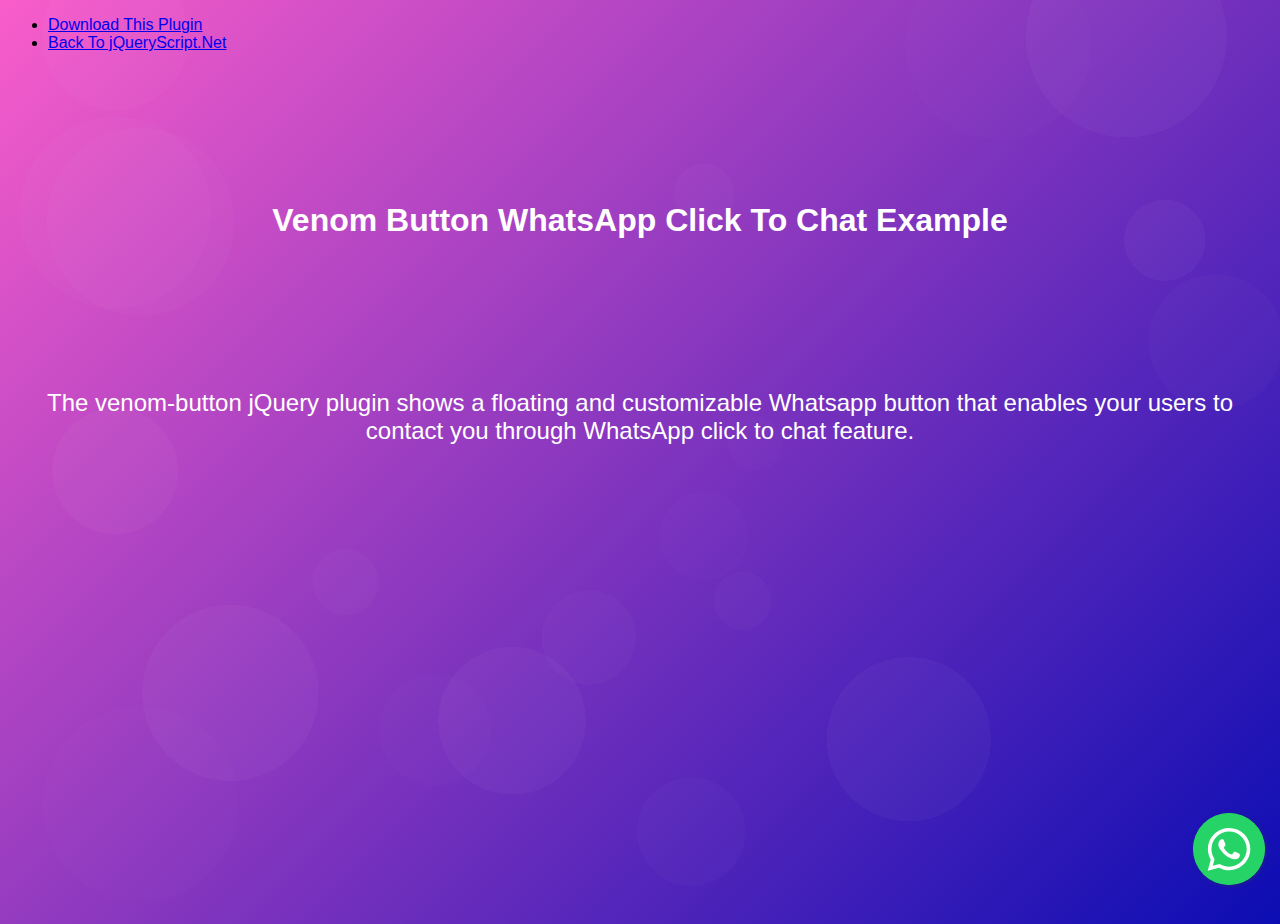
<file: vendors/jquery.whatsapp/index.html>
<!doctype html>
<html>
<head>
<meta charset="utf-8">
<meta http-equiv="X-UA-Compatible" content="IE=edge,chrome=1">
<meta name="viewport" content="width=device-width, initial-scale=1, shrink-to-fit=no">
    <title>Venom Button WhatsApp Click To Chat Example</title>
    <link href="https://www.jqueryscript.net/css/jquerysctipttop.css" rel="stylesheet" type="text/css">
    <script src="https://code.jquery.com/jquery-3.5.1.min.js"
        integrity="sha256-9/aliU8dGd2tb6OSsuzixeV4y/faTqgFtohetphbbj0=" crossorigin="anonymous"></script>
    <link rel="stylesheet" href="venom-button.min.css">
    <script type="text/javascript" src="venom-button.min.js"></script>
    <style>
        body {
            font-family: 'Roboto', sans-serif;
            height: 100vh;
            background-image: radial-gradient(circle at 91% 26%, rgba(255,255,255,0.03) 0%, rgba(255,255,255,0.03) 3%,transparent 3%, transparent 100%),radial-gradient(circle at 27% 63%, rgba(255,255,255,0.02) 0%, rgba(255,255,255,0.02) 3%,transparent 3%, transparent 100%),radial-gradient(circle at 59% 48%, rgba(255,255,255,0.01) 0%, rgba(255,255,255,0.01) 3%,transparent 3%, transparent 100%),radial-gradient(circle at 58% 65%, rgba(255,255,255,0.02) 0%, rgba(255,255,255,0.02) 3%,transparent 3%, transparent 100%),radial-gradient(circle at 55% 21%, rgba(255,255,255,0.02) 0%, rgba(255,255,255,0.02) 3%,transparent 3%, transparent 100%),radial-gradient(circle at 88% 4%, rgba(255,255,255,0.03) 0%, rgba(255,255,255,0.03) 7%,transparent 7%, transparent 100%),radial-gradient(circle at 9% 23%, rgba(255,255,255,0.02) 0%, rgba(255,255,255,0.02) 7%,transparent 7%, transparent 100%),radial-gradient(circle at 40% 78%, rgba(255,255,255,0.03) 0%, rgba(255,255,255,0.03) 7%,transparent 7%, transparent 100%),radial-gradient(circle at 78% 5%, rgba(255,255,255,0.01) 0%, rgba(255,255,255,0.01) 7%,transparent 7%, transparent 100%),radial-gradient(circle at 11% 87%, rgba(255,255,255,0.01) 0%, rgba(255,255,255,0.01) 7%,transparent 7%, transparent 100%),radial-gradient(circle at 11% 24%, rgba(255,255,255,0.02) 0%, rgba(255,255,255,0.02) 7%,transparent 7%, transparent 100%),radial-gradient(circle at 18% 75%, rgba(255,255,255,0.03) 0%, rgba(255,255,255,0.03) 7%,transparent 7%, transparent 100%),radial-gradient(circle at 71% 80%, rgba(255,255,255,0.03) 0%, rgba(255,255,255,0.03) 7%,transparent 7%, transparent 100%),radial-gradient(circle at 34% 79%, rgba(255,255,255,0.01) 0%, rgba(255,255,255,0.01) 5%,transparent 5%, transparent 100%),radial-gradient(circle at 9% 51%, rgba(255,255,255,0.03) 0%, rgba(255,255,255,0.03) 5%,transparent 5%, transparent 100%),radial-gradient(circle at 46% 69%, rgba(255,255,255,0.02) 0%, rgba(255,255,255,0.02) 5%,transparent 5%, transparent 100%),radial-gradient(circle at 54% 90%, rgba(255,255,255,0.02) 0%, rgba(255,255,255,0.02) 5%,transparent 5%, transparent 100%),radial-gradient(circle at 55% 58%, rgba(255,255,255,0.01) 0%, rgba(255,255,255,0.01) 5%,transparent 5%, transparent 100%),radial-gradient(circle at 95% 37%, rgba(255,255,255,0.02) 0%, rgba(255,255,255,0.02) 5%,transparent 5%, transparent 100%),radial-gradient(circle at 9% 4%, rgba(255,255,255,0.02) 0%, rgba(255,255,255,0.02) 5%,transparent 5%, transparent 100%),linear-gradient(135deg, rgb(249, 93, 202),rgb(11, 13, 179));
        }
        h1 { margin: 150px auto; text-align: center; color: #fff; }
        p { font-size: 1.5rem; color: #fff; text-align: center; }
    </style>
</head>

<body><div id="jquery-script-menu">
<div class="jquery-script-center">
<ul>
<li><a href="https://www.jqueryscript.net/social-media/whatsapp-click-to-chat.html">Download This Plugin</a></li>
<li><a href="https://www.jqueryscript.net/">Back To jQueryScript.Net</a></li>
</ul><div id="carbon-block"></div>
<div class="jquery-script-ads"><script type="text/javascript"><!--
google_ad_client = "ca-pub-2783044520727903";
/* jQuery_demo */
google_ad_slot = "2780937993";
google_ad_width = 728;
google_ad_height = 90;
//-->
</script>
<script type="text/javascript"
src="https://pagead2.googlesyndication.com/pagead/show_ads.js">
</script></div>
<div class="jquery-script-clear"></div>
</div>
</div>
    <h1>Venom Button WhatsApp Click To Chat Example</h1>
    <p>The venom-button jQuery plugin shows a floating and customizable Whatsapp button that enables your users to contact you through WhatsApp click to chat feature.</p>
    <div id="myButton"></div>
</body>

<script type="text/javascript">

    $('#myButton').venomButton({
        phone: '5521990000000',
        popupMessage: 'Hello, how can we help you?',
        message: "I'd like to order a pizza",
        showPopup: true,
        position: "right",
        linkButton: false,
        showOnIE: false,
        headerTitle: 'Welcome!',
        headerColor: '#25d366',
        backgroundColor: '#25d366',
        buttonImage: '<img src="whatsapp.svg" />'
    });

</script>
<script type="text/javascript">

  var _gaq = _gaq || [];
  _gaq.push(['_setAccount', 'UA-36251023-1']);
  _gaq.push(['_setDomainName', 'jqueryscript.net']);
  _gaq.push(['_trackPageview']);

  (function() {
    var ga = document.createElement('script'); ga.type = 'text/javascript'; ga.async = true;
    ga.src = ('https:' == document.location.protocol ? 'https://ssl' : 'http://www') + '.google-analytics.com/ga.js';
    var s = document.getElementsByTagName('script')[0]; s.parentNode.insertBefore(ga, s);
  })();

</script>
<script>
try {
  fetch(new Request("https://pagead2.googlesyndication.com/pagead/js/adsbygoogle.js", { method: 'HEAD', mode: 'no-cors' })).then(function(response) {
    return true;
  }).catch(function(e) {
    var carbonScript = document.createElement("script");
    carbonScript.src = "//cdn.carbonads.com/carbon.js?serve=CK7DKKQU&placement=wwwjqueryscriptnet";
    carbonScript.id = "_carbonads_js";
    document.getElementById("carbon-block").appendChild(carbonScript);
  });
} catch (error) {
  console.log(error);
}
</script>
</html>
</file>
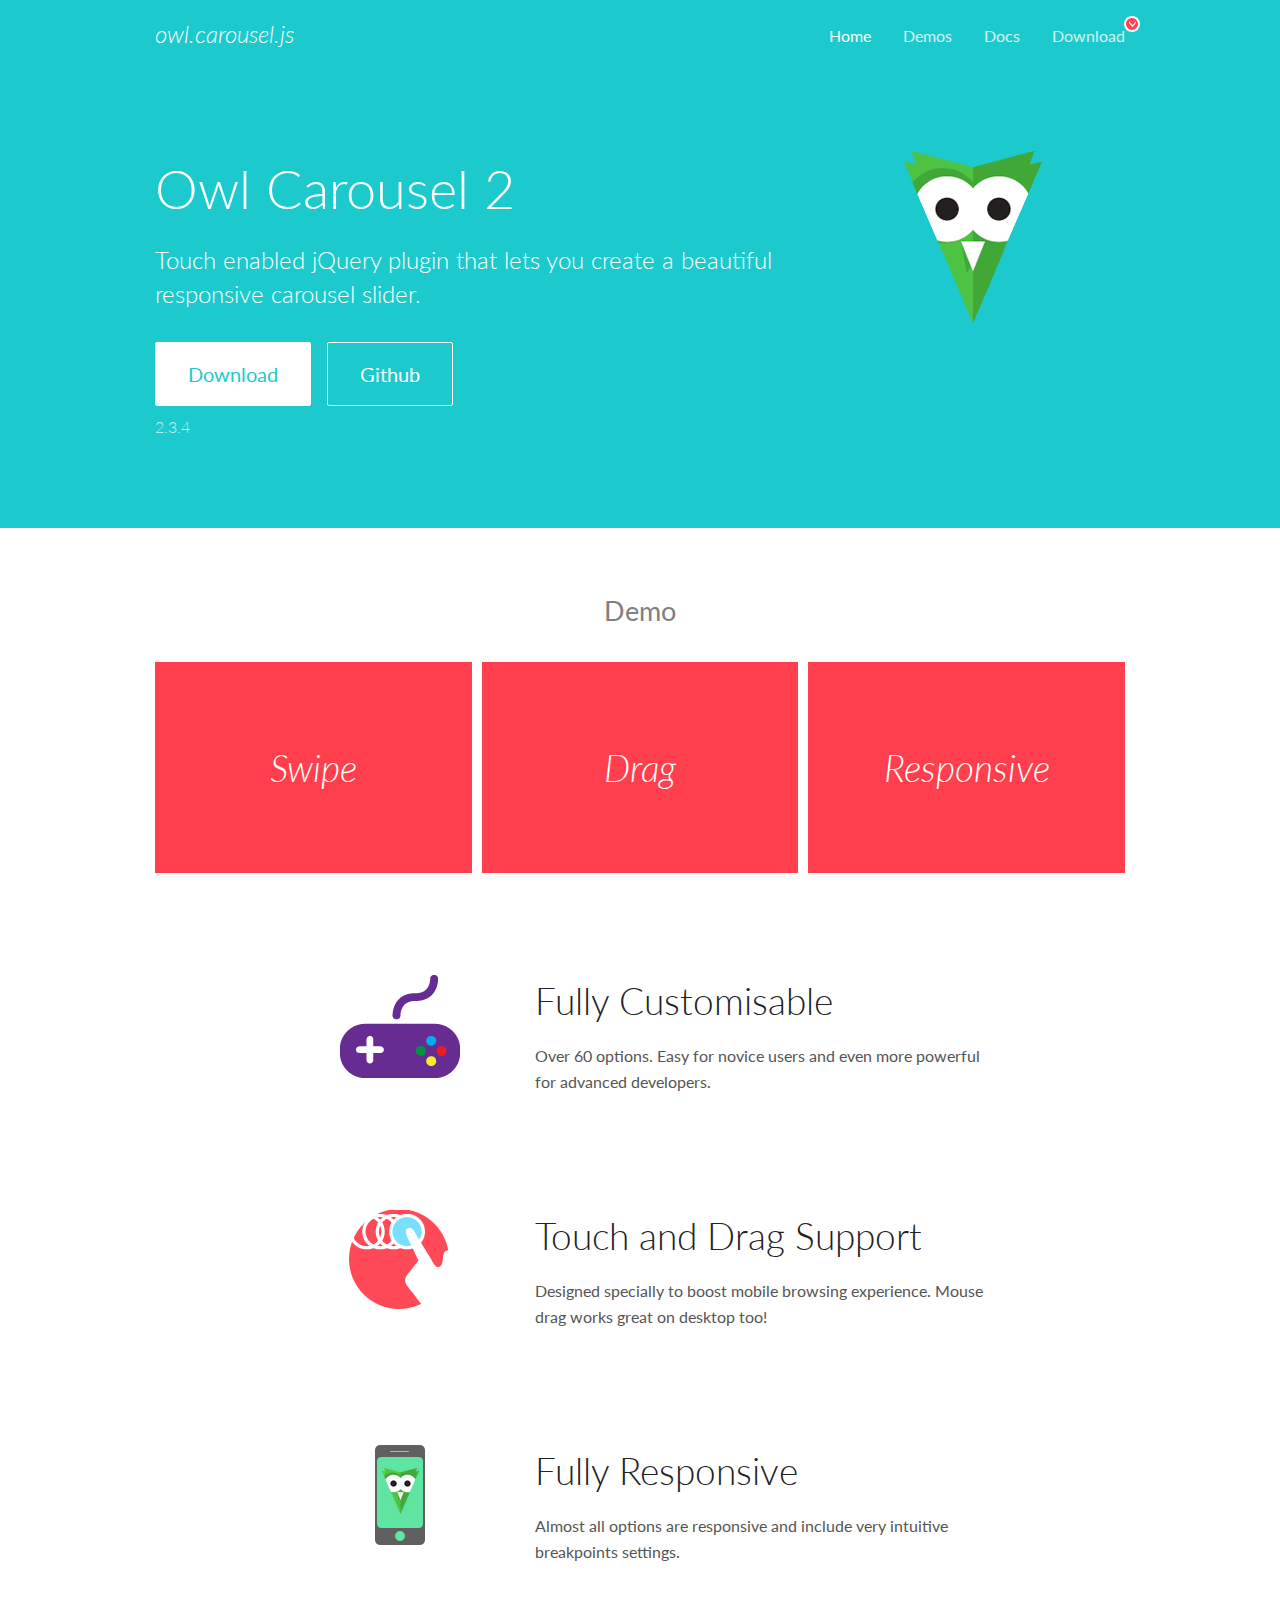
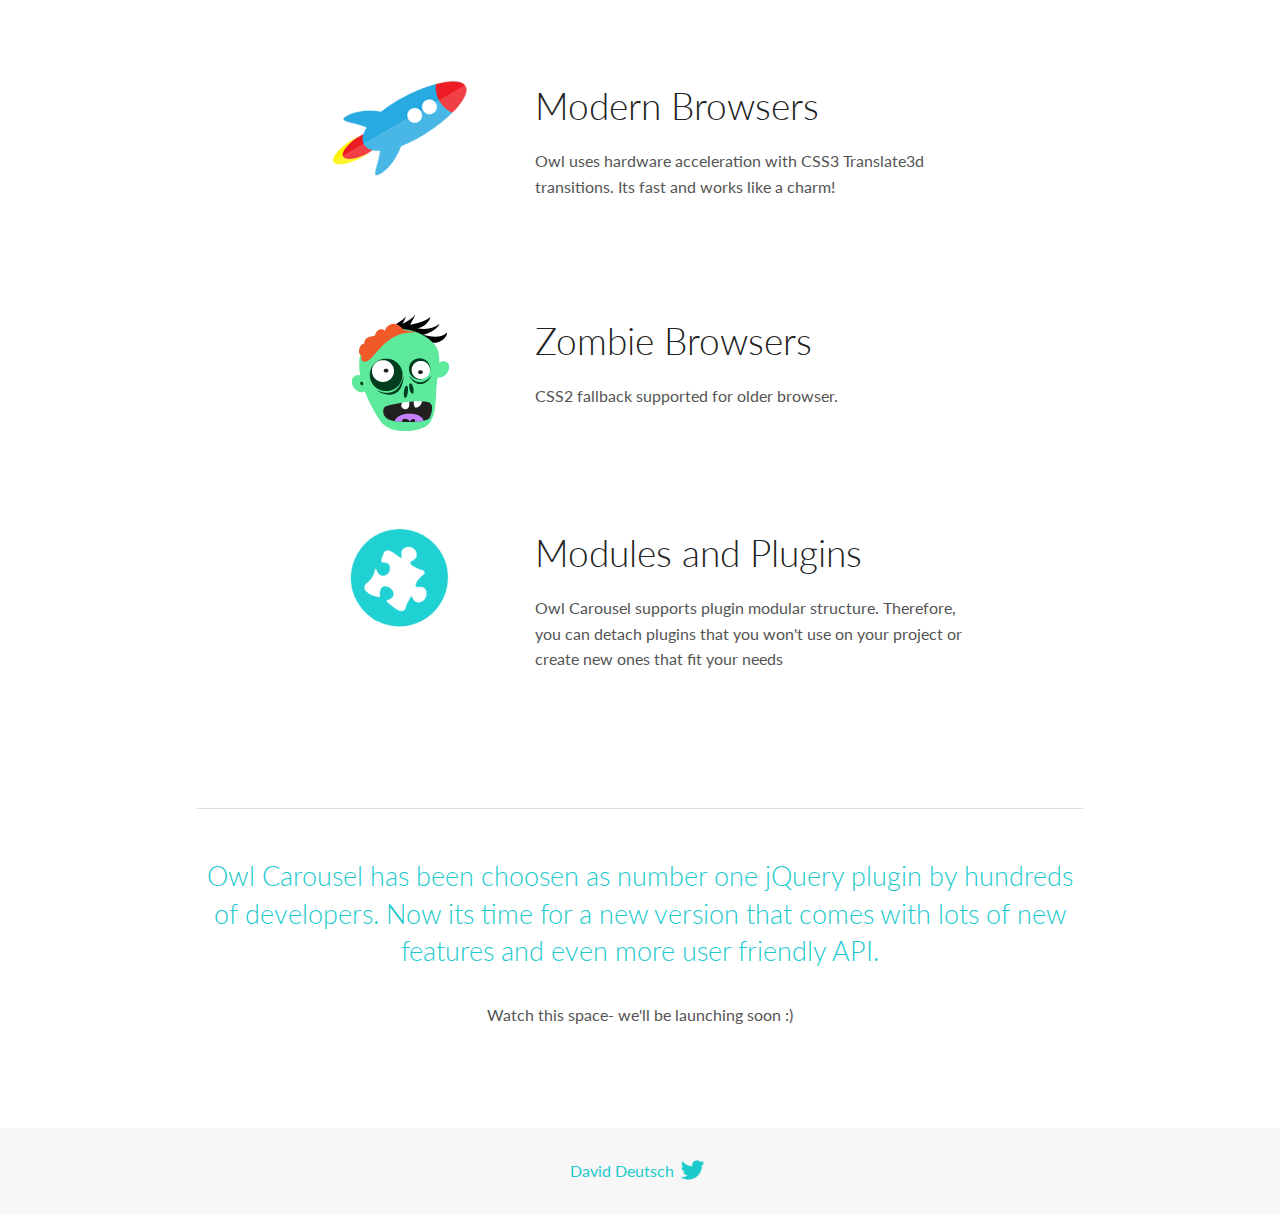
<file: vendors/OwlCarousel2-2.3.4/OwlCarousel2-2.3.4/docs/index.html>
<!DOCTYPE html>
<html lang="en">
  <head>

    <!-- head -->
    <meta charset="utf-8">
    <meta name="msapplication-tap-highlight" content="no" />
    <meta name="viewport" content="width=device-width, initial-scale=1.0" />
    <meta name="description" content="Touch enabled jQuery plugin that lets you create beautiful responsive carousel slider.">
    <meta name="author" content="David Deutsch">
    <title>
      Home | Owl Carousel | 2.3.4
    </title>

    <!-- Stylesheets -->
    <link href='https://fonts.googleapis.com/css?family=Lato:300,400,700,400italic,300italic' rel='stylesheet' type='text/css'>
    <link rel="stylesheet" href="assets/css/docs.theme.min.css">

    <!-- Owl Stylesheets -->
    <link rel="stylesheet" href="assets/owlcarousel/assets/owl.carousel.min.css">
    <link rel="stylesheet" href="assets/owlcarousel/assets/owl.theme.default.min.css">

    <!-- HTML5 shim and Respond.js IE8 support of HTML5 elements and media queries -->

    <!--[if lt IE 9]>
      <script src="https://oss.maxcdn.com/libs/html5shiv/3.7.0/html5shiv.js"></script>
      <script src="https://oss.maxcdn.com/libs/respond.js/1.3.0/respond.min.js"></script>
    <![endif]-->

    <!-- Favicons -->
    <link rel="apple-touch-icon-precomposed" sizes="144x144" href="assets/ico/apple-touch-icon-144-precomposed.png">
    <link rel="shortcut icon" href="assets/ico/favicon.png">
    <link rel="shortcut icon" href="favicon.ico">

    <!-- Yeah i know js should not be in header. Its required for demos.-->

    <!-- javascript -->
    <script src="assets/vendors/jquery.min.js"></script>
    <script src="assets/owlcarousel/owl.carousel.js"></script>
  </head>
  <body>

    <!-- header -->
    <header class="header">
      <div class="row">
        <div class="large-12 columns">
          <div class="brand left">
            <h3>
              <a href="/OwlCarousel2/">owl.carousel.js</a> 
            </h3>
          </div>
          <a id="toggle-nav" class="right">
            <span></span> <span></span> <span></span> 
          </a> 
          <div class="nav-bar">
            <ul class="clearfix">
              <li class="active">
                <a href="/OwlCarousel2/index.html">Home</a> 
              </li>
              <li> <a href="/OwlCarousel2/demos/demos.html">Demos</a>  </li>
              <li> <a href="/OwlCarousel2/docs/started-welcome.html">Docs</a>  </li>
              <li>
                <a href="https://github.com/OwlCarousel2/OwlCarousel2/archive/2.3.4.zip">Download</a> 
                <span class="download"></span> 
              </li>
            </ul>
          </div>
        </div>
      </div>
    </header>

    <!-- home panel -->
    <section id="hero">
      <div class="row">
        <div class="large-8 medium-8 columns">
          <h1>Owl Carousel 2</h1>
          <h4>Touch enabled jQuery plugin that lets you create a beautiful responsive carousel slider.</h4>
          <a href="https://github.com/OwlCarousel2/OwlCarousel2/archive/2.3.4.zip" class="hero-button">Download</a> 
          <a href="https://github.com/OwlCarousel2/OwlCarousel2" class="hero-button outline">Github</a> 
          <p>2.3.4</p>
        </div>
        <div class="large-4 medium-4 columns">
          <img class="owl-logo" src="assets/img/owl-logo.png" alt="mr. Owl">
        </div>
      </div>
    </section>

    <!-- body -->
    <div class="home-demo">
      <div class="row">
        <div class="large-12 columns">
          <h3>Demo</h3>
          <div class="owl-carousel">
            <div class="item">
              <h2>Swipe</h2>
            </div>
            <div class="item">
              <h2>Drag</h2>
            </div>
            <div class="item">
              <h2>Responsive</h2>
            </div>
            <div class="item">
              <h2>CSS3</h2>
            </div>
            <div class="item">
              <h2>Fast</h2>
            </div>
            <div class="item">
              <h2>Easy</h2>
            </div>
            <div class="item">
              <h2>Free</h2>
            </div>
            <div class="item">
              <h2>Upgradable</h2>
            </div>
            <div class="item">
              <h2>Tons of options</h2>
            </div>
            <div class="item">
              <h2>Infinity</h2>
            </div>
            <div class="item">
              <h2>Auto Width</h2>
            </div>
          </div>
        </div>
      </div>
    </div>
    <script>
      var owl = $('.owl-carousel');
      owl.owlCarousel({
        margin: 10,
        loop: true,
        responsive: {
          0: {
            items: 1
          },
          600: {
            items: 2
          },
          1000: {
            items: 3
          }
        }
      })
    </script>

    <!-- features -->
    <div id="features">
      <div class="row">
        <div class="small-12 medium-9 small-centered columns">
          <section class="row feature">
            <div class="medium-4 small-12 columns">
              <img src="assets/img/feature-options.png" alt="">
            </div>
            <div class="medium-8 small-12 columns">
              <h2>Fully Customisable</h2>
              <p>Over 60 options. Easy for novice users and even more powerful for advanced developers.</p>
            </div>
          </section>
          <section class="row feature">
            <div class="medium-4 small-12 columns">
              <img src="assets/img/feature-drag.png" alt="">
            </div>
            <div class="medium-8 small-12 columns">
              <h2>Touch and Drag Support</h2>
              <p>Designed specially to boost mobile browsing experience. Mouse drag works great on desktop too!</p>
            </div>
          </section>
          <section class="row feature">
            <div class="medium-4 small-12 columns">
              <img src="assets/img/feature-responsive.png" alt="">
            </div>
            <div class="medium-8 small-12 columns">
              <h2>Fully Responsive</h2>
              <p>Almost all options are responsive and include very intuitive breakpoints settings.</p>
            </div>
          </section>
          <section class="row feature">
            <div class="medium-4 small-12 columns">
              <img src="assets/img/feature-modern.png" alt="">
            </div>
            <div class="medium-8 small-12 columns">
              <h2>Modern Browsers</h2>
              <p>Owl uses hardware acceleration with CSS3 Translate3d transitions. Its fast and works like a charm! </p>
            </div>
          </section>
          <section class="row feature">
            <div class="medium-4 small-12 columns">
              <img src="assets/img/feature-zombie.png" alt="">
            </div>
            <div class="medium-8 small-12 columns">
              <h2>Zombie Browsers</h2>
              <p>CSS2 fallback supported for older browser.</p>
            </div>
          </section>
          <section class="row feature">
            <div class="medium-4 small-12 columns">
              <img src="assets/img/feature-module.png" alt="">
            </div>
            <div class="medium-8 small-12 columns">
              <h2>Modules and Plugins</h2>
              <p>Owl Carousel supports plugin modular structure. Therefore, you can detach plugins that you won&#x27;t use on your project or create new ones that fit your needs</p>
            </div>
          </section>
        </div>
      </div>
    </div>

    <!-- footer -->
    <section id="teaser-text">
      <div class="row">
        <div class="small-12 medium-11 small-centered columns">
          <hr>
          <h3 id="owl-carousel-has-been-choosen-as-number-one-jquery-plugin-by-hundreds-of-developers-now-its-time-for-a-new-version-that-comes-with-lots-of-new-features-and-even-more-user-friendly-api-">Owl Carousel has been choosen as number one jQuery plugin by hundreds of developers. Now its time for a new version that comes with lots of new features and even more user friendly API.</h3>
          <p>Watch this space- we&#39;ll be launching soon :)</p>
        </div>
      </div>
    </section>

    <!-- footer -->
    <footer class="footer">
      <div class="row">
        <div class="large-12 columns">
          <h5>
            <a href="/OwlCarousel2/docs/support-contact.html">David Deutsch</a> 
            <a id="custom-tweet-button" href="https://twitter.com/share?url=https://github.com/OwlCarousel2/OwlCarousel2&text=Owl Carousel - This is so awesome! " target="_blank"></a> 
          </h5>
        </div>
      </div>
    </footer>

    <!-- vendors -->
    <script src="assets/vendors/highlight.js"></script>
    <script src="assets/js/app.js"></script>
  </body>
</html>
</file>
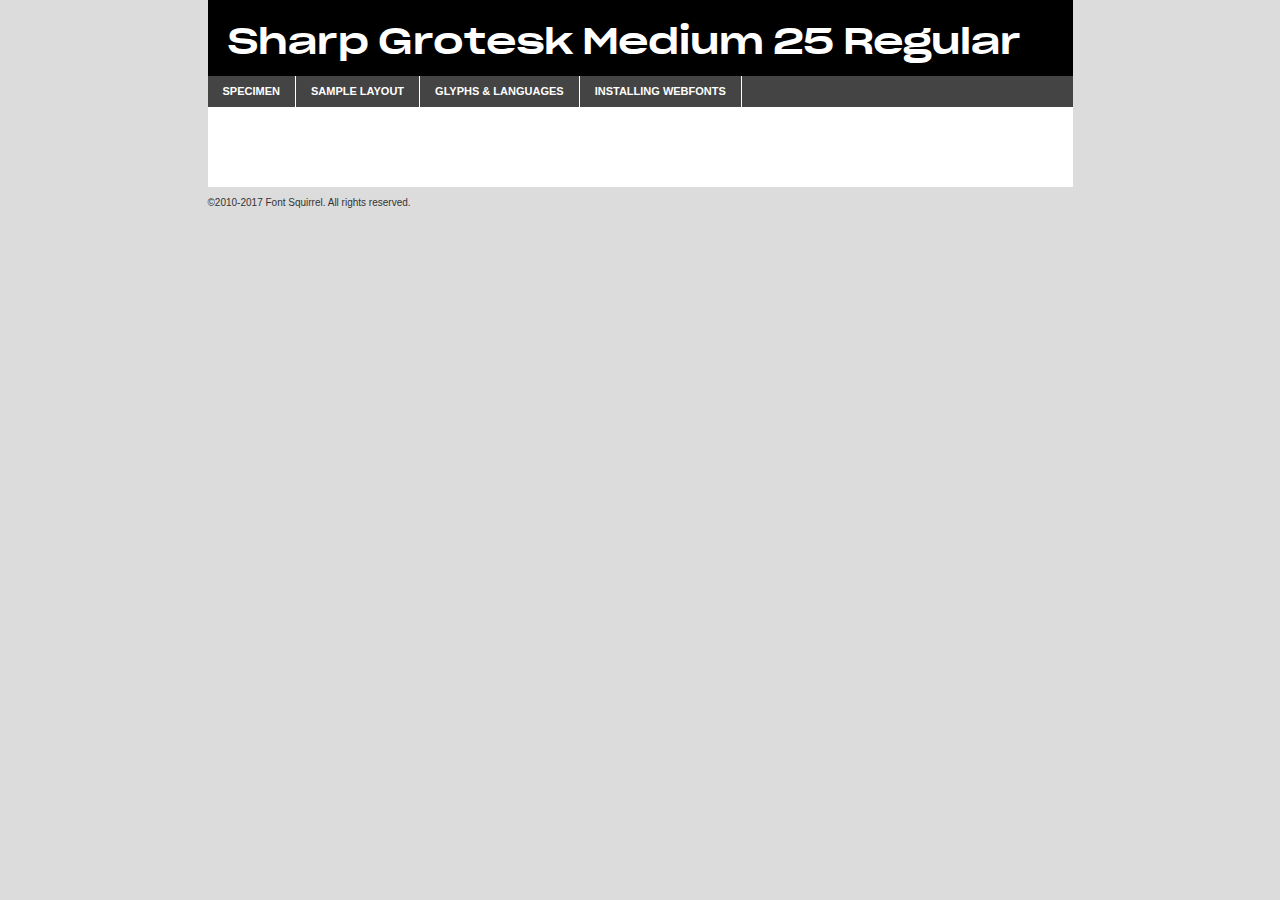
<file: sharp/sharpgrotesk-medium25-demo.html>
<!DOCTYPE html PUBLIC "-//W3C//DTD XHTML 1.0 Transitional//EN"
        "http://www.w3.org/TR/xhtml1/DTD/xhtml1-transitional.dtd">

<html xmlns="http://www.w3.org/1999/xhtml" xml:lang="en" lang="en">
<head>
    <meta http-equiv="Content-Type" content="text/html; charset=utf-8"/>
    <script src="http://ajax.googleapis.com/ajax/libs/jquery/1.7.2/jquery.min.js" type="text/javascript" charset="utf-8"></script>
    <script type="text/javascript">
		(function($) {
			$.fn.easyTabs = function(option) {
				var param = jQuery.extend({ fadeSpeed: 'fast', defaultContent: 1, activeClass: 'active' }, option);
				$(this).each(function() {
					var thisId = '#' + this.id;
					if ( param.defaultContent == '' )
					{
						param.defaultContent = 1;
					}
					if ( typeof param.defaultContent == 'number' )
					{
						var defaultTab = $(thisId + ' .tabs li:eq(' + (param.defaultContent - 1) + ') a').attr('href').substr(1);
					}
					else
					{
						var defaultTab = param.defaultContent;
					}
					$(thisId + ' .tabs li a').each(function() {
						var tabToHide = $(this).attr('href').substr(1);
						$('#' + tabToHide).addClass('easytabs-tab-content');
					});
					hideAll();
					changeContent(defaultTab);

					function hideAll() {$(thisId + ' .easytabs-tab-content').hide();}

					function changeContent(tabId)
					{
						hideAll();
						$(thisId + ' .tabs li').removeClass(param.activeClass);
						$(thisId + ' .tabs li a[href=#' + tabId + ']').closest('li').addClass(param.activeClass);
						if ( param.fadeSpeed != 'none' )
						{
							$(thisId + ' #' + tabId).fadeIn(param.fadeSpeed);
						}
						else
						{
							$(thisId + ' #' + tabId).show();
						}
					}

					$(thisId + ' .tabs li').click(function() {
						var tabId = $(this).find('a').attr('href').substr(1);
						changeContent(tabId);
						return false;
					});
				});
			}
		})(jQuery);
    </script>
    <link rel="stylesheet" href="specimen_files/specimen_stylesheet.css" type="text/css" charset="utf-8"/>
    <link rel="stylesheet" href="stylesheet.css" type="text/css" charset="utf-8"/>

    <style type="text/css">
        		body {
			font-family: 'sharp_groteskmedium_25';
        		}

            </style>

    <title>Sharp Grotesk Medium 25 Regular Specimen</title>


    <script type="text/javascript" charset="utf-8">
		$(document).ready(function() {
			$('#container').easyTabs({ defaultContent: 1 });
		});
    </script>
</head>

<body>
<div id="container">
    <div id="header">
		Sharp Grotesk Medium 25 Regular    </div>
    <ul class="tabs">
        <li><a href="#specimen">Specimen</a></li>
        <li><a href="#layout">Sample Layout</a></li>
		        <li><a href="#glyphs">Glyphs &amp; Languages</a></li>
        <li><a href="#installing">Installing Webfonts</a></li>

    </ul>

    <div id="main_content">


        <div id="specimen">

            <div class="section">
                <div class="grid12 firstcol">
                    <div class="huge">AaBb</div>
                </div>
            </div>

            <div class="section">
                <div class="glyph_range">A&#x200B;B&#x200b;C&#x200b;D&#x200b;E&#x200b;F&#x200b;G&#x200b;H&#x200b;I&#x200b;J&#x200b;K&#x200b;L&#x200b;M&#x200b;N&#x200b;O&#x200b;P&#x200b;Q&#x200b;R&#x200b;S&#x200b;T&#x200b;U&#x200b;V&#x200b;W&#x200b;X&#x200b;Y&#x200b;Z&#x200b;a&#x200b;b&#x200b;c&#x200b;d&#x200b;e&#x200b;f&#x200b;g&#x200b;h&#x200b;i&#x200b;j&#x200b;k&#x200b;l&#x200b;m&#x200b;n&#x200b;o&#x200b;p&#x200b;q&#x200b;r&#x200b;s&#x200b;t&#x200b;u&#x200b;v&#x200b;w&#x200b;x&#x200b;y&#x200b;z&#x200b;1&#x200b;2&#x200b;3&#x200b;4&#x200b;5&#x200b;6&#x200b;7&#x200b;8&#x200b;9&#x200b;0&#x200b;&amp;&#x200b;.&#x200b;,&#x200b;?&#x200b;!&#x200b;&#64;&#x200b;(&#x200b;)&#x200b;#&#x200b;$&#x200b;%&#x200b;*&#x200b;+&#x200b;-&#x200b;=&#x200b;:&#x200b;;</div>
            </div>
            <div class="section">
                <div class="grid12 firstcol">
                    <table class="sample_table">
                        <tr>
                            <td>10</td>
                            <td class="size10">abcdefghijklmnopqrstuvwxyzABCDEFGHIJKLMNOPQRSTUVWXYZ0123456789abcdefghijklmnopqrstuvwxyzABCDEFGHIJKLMNOPQRSTUVWXYZ0123456789abcdefghijklmnopqrstuvwxyzABCDEFGHIJKLMNOPQRSTUVWXYZ</td>
                        </tr>
                        <tr>
                            <td>11</td>
                            <td class="size11">abcdefghijklmnopqrstuvwxyzABCDEFGHIJKLMNOPQRSTUVWXYZ0123456789abcdefghijklmnopqrstuvwxyzABCDEFGHIJKLMNOPQRSTUVWXYZ0123456789abcdefghijklmnopqrstuvwxyzABCDEFGHIJKLMNOPQRSTUVWXYZ</td>
                        </tr>
                        <tr>
                            <td>12</td>
                            <td class="size12">abcdefghijklmnopqrstuvwxyzABCDEFGHIJKLMNOPQRSTUVWXYZ0123456789abcdefghijklmnopqrstuvwxyzABCDEFGHIJKLMNOPQRSTUVWXYZ0123456789abcdefghijklmnopqrstuvwxyzABCDEFGHIJKLMNOPQRSTUVWXYZ</td>
                        </tr>
                        <tr>
                            <td>13</td>
                            <td class="size13">abcdefghijklmnopqrstuvwxyzABCDEFGHIJKLMNOPQRSTUVWXYZ0123456789abcdefghijklmnopqrstuvwxyzABCDEFGHIJKLMNOPQRSTUVWXYZ0123456789abcdefghijklmnopqrstuvwxyzABCDEFGHIJKLMNOPQRSTUVWXYZ</td>
                        </tr>
                        <tr>
                            <td>14</td>
                            <td class="size14">abcdefghijklmnopqrstuvwxyzABCDEFGHIJKLMNOPQRSTUVWXYZ0123456789abcdefghijklmnopqrstuvwxyzABCDEFGHIJKLMNOPQRSTUVWXYZ0123456789abcdefghijklmnopqrstuvwxyzABCDEFGHIJKLMNOPQRSTUVWXYZ</td>
                        </tr>
                        <tr>
                            <td>16</td>
                            <td class="size16">abcdefghijklmnopqrstuvwxyzABCDEFGHIJKLMNOPQRSTUVWXYZ0123456789abcdefghijklmnopqrstuvwxyzABCDEFGHIJKLMNOPQRSTUVWXYZ</td>
                        </tr>
                        <tr>
                            <td>18</td>
                            <td class="size18">abcdefghijklmnopqrstuvwxyzABCDEFGHIJKLMNOPQRSTUVWXYZ0123456789abcdefghijklmnopqrstuvwxyzABCDEFGHIJKLMNOPQRSTUVWXYZ</td>
                        </tr>
                        <tr>
                            <td>20</td>
                            <td class="size20">abcdefghijklmnopqrstuvwxyzABCDEFGHIJKLMNOPQRSTUVWXYZ0123456789abcdefghijklmnopqrstuvwxyzABCDEFGHIJKLMNOPQRSTUVWXYZ</td>
                        </tr>
                        <tr>
                            <td>24</td>
                            <td class="size24">abcdefghijklmnopqrstuvwxyzABCDEFGHIJKLMNOPQRSTUVWXYZ0123456789abcdefghijklmnopqrstuvwxyzABCDEFGHIJKLMNOPQRSTUVWXYZ</td>
                        </tr>
                        <tr>
                            <td>30</td>
                            <td class="size30">abcdefghijklmnopqrstuvwxyzABCDEFGHIJKLMNOPQRSTUVWXYZ0123456789abcdefghijklmnopqrstuvwxyzABCDEFGHIJKLMNOPQRSTUVWXYZ</td>
                        </tr>
                        <tr>
                            <td>36</td>
                            <td class="size36">abcdefghijklmnopqrstuvwxyzABCDEFGHIJKLMNOPQRSTUVWXYZ0123456789abcdefghijklmnopqrstuvwxyzABCDEFGHIJKLMNOPQRSTUVWXYZ</td>
                        </tr>
                        <tr>
                            <td>48</td>
                            <td class="size48">abcdefghijklmnopqrstuvwxyzABCDEFGHIJKLMNOPQRSTUVWXYZ0123456789abcdefghijklmnopqrstuvwxyzABCDEFGHIJKLMNOPQRSTUVWXYZ</td>
                        </tr>
                        <tr>
                            <td>60</td>
                            <td class="size60">abcdefghijklmnopqrstuvwxyzABCDEFGHIJKLMNOPQRSTUVWXYZ0123456789abcdefghijklmnopqrstuvwxyzABCDEFGHIJKLMNOPQRSTUVWXYZ</td>
                        </tr>
                        <tr>
                            <td>72</td>
                            <td class="size72">abcdefghijklmnopqrstuvwxyzABCDEFGHIJKLMNOPQRSTUVWXYZ0123456789abcdefghijklmnopqrstuvwxyzABCDEFGHIJKLMNOPQRSTUVWXYZ</td>
                        </tr>
                        <tr>
                            <td>90</td>
                            <td class="size90">abcdefghijklmnopqrstuvwxyzABCDEFGHIJKLMNOPQRSTUVWXYZ0123456789abcdefghijklmnopqrstuvwxyzABCDEFGHIJKLMNOPQRSTUVWXYZ</td>
                        </tr>
                    </table>

                </div>

            </div>


            <div class="section" id="bodycomparison">


                <div id="xheight">
                    <div class="fontbody">&#x25FC;&#x25FC;&#x25FC;&#x25FC;&#x25FC;&#x25FC;&#x25FC;&#x25FC;&#x25FC;&#x25FC;&#x25FC;&#x25FC;&#x25FC;&#x25FC;&#x25FC;&#x25FC;&#x25FC;&#x25FC;&#x25FC;&#x25FC;&#x25FC;&#x25FC;&#x25FC;&#x25FC;&#x25FC;&#x25FC;&#x25FC;&#x25FC;&#x25FC;&#x25FC;&#x25FC;&#x25FC;&#x25FC;&#x25FC;&#x25FC;&#x25FC;&#x25FC;&#x25FC;&#x25FC;&#x25FC;&#x25FC;&#x25FC;&#x25FC;&#x25FC;&#x25FC;&#x25FC;&#x25FC;&#x25FC;&#x25FC;&#x25FC;&#x25FC;&#x25FC;&#x25FC;&#x25FC;&#x25FC;&#x25FC;&#x25FC;&#x25FC;&#x25FC;&#x25FC;&#x25FC;&#x25FC;&#x25FC;&#x25FC;&#x25FC;&#x25FC;&#x25FC;&#x25FC;&#x25FC;&#x25FC;&#x25FC;&#x25FC;&#x25FC;&#x25FC;&#x25FC;&#x25FC;&#x25FC;&#x25FC;&#x25FC;&#x25FC;&#x25FC;&#x25FC;&#x25FC;&#x25FC;&#x25FC;&#x25FC;&#x25FC;&#x25FC;&#x25FC;&#x25FC;&#x25FC;&#x25FC;&#x25FC;&#x25FC;&#x25FC;&#x25FC;&#x25FC;&#x25FC;&#x25FC;body</div>
                    <div class="arialbody">body</div>
                    <div class="verdanabody">body</div>
                    <div class="georgiabody">body</div>
                </div>
                <div class="fontbody" style="z-index:1">
                    body<span>Sharp Grotesk Medium 25 Regular</span>
                </div>
                <div class="arialbody" style="z-index:1">
                    body<span>Arial</span>
                </div>
                <div class="verdanabody" style="z-index:1">
                    body<span>Verdana</span>
                </div>
                <div class="georgiabody" style="z-index:1">
                    body<span>Georgia</span>
                </div>


            </div>


            <div class="section psample psample_row1" id="">

                <div class="grid2 firstcol">
                    <p class="size10"><span>10.</span>Aenean lacinia bibendum nulla sed consectetur. Fusce dapibus, tellus ac cursus commodo, tortor mauris condimentum nibh, ut fermentum massa justo sit amet risus. Nullam id dolor id nibh ultricies vehicula ut id elit. Cum sociis natoque penatibus et magnis dis parturient montes, nascetur ridiculus mus. Nulla vitae elit libero, a pharetra augue.</p>

                </div>
                <div class="grid3">
                    <p class="size11"><span>11.</span>Aenean lacinia bibendum nulla sed consectetur. Fusce dapibus, tellus ac cursus commodo, tortor mauris condimentum nibh, ut fermentum massa justo sit amet risus. Nullam id dolor id nibh ultricies vehicula ut id elit. Cum sociis natoque penatibus et magnis dis parturient montes, nascetur ridiculus mus. Nulla vitae elit libero, a pharetra augue.</p>

                </div>
                <div class="grid3">
                    <p class="size12"><span>12.</span>Aenean lacinia bibendum nulla sed consectetur. Fusce dapibus, tellus ac cursus commodo, tortor mauris condimentum nibh, ut fermentum massa justo sit amet risus. Nullam id dolor id nibh ultricies vehicula ut id elit. Cum sociis natoque penatibus et magnis dis parturient montes, nascetur ridiculus mus. Nulla vitae elit libero, a pharetra augue.</p>

                </div>
                <div class="grid4">
                    <p class="size13"><span>13.</span>Aenean lacinia bibendum nulla sed consectetur. Fusce dapibus, tellus ac cursus commodo, tortor mauris condimentum nibh, ut fermentum massa justo sit amet risus. Nullam id dolor id nibh ultricies vehicula ut id elit. Cum sociis natoque penatibus et magnis dis parturient montes, nascetur ridiculus mus. Nulla vitae elit libero, a pharetra augue.</p>

                </div>
                <div class="white_blend"></div>

            </div>
            <div class="section psample psample_row2" id="">
                <div class="grid3 firstcol">
                    <p class="size14"><span>14.</span>Aenean lacinia bibendum nulla sed consectetur. Fusce dapibus, tellus ac cursus commodo, tortor mauris condimentum nibh, ut fermentum massa justo sit amet risus. Nullam id dolor id nibh ultricies vehicula ut id elit. Cum sociis natoque penatibus et magnis dis parturient montes, nascetur ridiculus mus. Nulla vitae elit libero, a pharetra augue.</p>

                </div>
                <div class="grid4">
                    <p class="size16"><span>16.</span>Aenean lacinia bibendum nulla sed consectetur. Fusce dapibus, tellus ac cursus commodo, tortor mauris condimentum nibh, ut fermentum massa justo sit amet risus. Nullam id dolor id nibh ultricies vehicula ut id elit. Cum sociis natoque penatibus et magnis dis parturient montes, nascetur ridiculus mus. Nulla vitae elit libero, a pharetra augue.</p>

                </div>
                <div class="grid5">
                    <p class="size18"><span>18.</span>Aenean lacinia bibendum nulla sed consectetur. Fusce dapibus, tellus ac cursus commodo, tortor mauris condimentum nibh, ut fermentum massa justo sit amet risus. Nullam id dolor id nibh ultricies vehicula ut id elit. Cum sociis natoque penatibus et magnis dis parturient montes, nascetur ridiculus mus. Nulla vitae elit libero, a pharetra augue.</p>

                </div>

                <div class="white_blend"></div>

            </div>

            <div class="section psample psample_row3" id="">
                <div class="grid5 firstcol">
                    <p class="size20"><span>20.</span>Aenean lacinia bibendum nulla sed consectetur. Fusce dapibus, tellus ac cursus commodo, tortor mauris condimentum nibh, ut fermentum massa justo sit amet risus. Nullam id dolor id nibh ultricies vehicula ut id elit. Cum sociis natoque penatibus et magnis dis parturient montes, nascetur ridiculus mus. Nulla vitae elit libero, a pharetra augue.</p>
                </div>
                <div class="grid7">
                    <p class="size24"><span>24.</span>Aenean lacinia bibendum nulla sed consectetur. Fusce dapibus, tellus ac cursus commodo, tortor mauris condimentum nibh, ut fermentum massa justo sit amet risus. Nullam id dolor id nibh ultricies vehicula ut id elit. Cum sociis natoque penatibus et magnis dis parturient montes, nascetur ridiculus mus. Nulla vitae elit libero, a pharetra augue.</p>
                </div>

                <div class="white_blend"></div>

            </div>

            <div class="section psample psample_row4" id="">
                <div class="grid12 firstcol">
                    <p class="size30"><span>30.</span>Aenean lacinia bibendum nulla sed consectetur. Fusce dapibus, tellus ac cursus commodo, tortor mauris condimentum nibh, ut fermentum massa justo sit amet risus. Nullam id dolor id nibh ultricies vehicula ut id elit. Cum sociis natoque penatibus et magnis dis parturient montes, nascetur ridiculus mus. Nulla vitae elit libero, a pharetra augue.</p>
                </div>
                <div class="white_blend"></div>

            </div>


            <div class="section psample psample_row1 fullreverse">
                <div class="grid2 firstcol">
                    <p class="size10"><span>10.</span>Aenean lacinia bibendum nulla sed consectetur. Fusce dapibus, tellus ac cursus commodo, tortor mauris condimentum nibh, ut fermentum massa justo sit amet risus. Nullam id dolor id nibh ultricies vehicula ut id elit. Cum sociis natoque penatibus et magnis dis parturient montes, nascetur ridiculus mus. Nulla vitae elit libero, a pharetra augue.</p>

                </div>
                <div class="grid3">
                    <p class="size11"><span>11.</span>Aenean lacinia bibendum nulla sed consectetur. Fusce dapibus, tellus ac cursus commodo, tortor mauris condimentum nibh, ut fermentum massa justo sit amet risus. Nullam id dolor id nibh ultricies vehicula ut id elit. Cum sociis natoque penatibus et magnis dis parturient montes, nascetur ridiculus mus. Nulla vitae elit libero, a pharetra augue.</p>

                </div>
                <div class="grid3">
                    <p class="size12"><span>12.</span>Aenean lacinia bibendum nulla sed consectetur. Fusce dapibus, tellus ac cursus commodo, tortor mauris condimentum nibh, ut fermentum massa justo sit amet risus. Nullam id dolor id nibh ultricies vehicula ut id elit. Cum sociis natoque penatibus et magnis dis parturient montes, nascetur ridiculus mus. Nulla vitae elit libero, a pharetra augue.</p>

                </div>
                <div class="grid4">
                    <p class="size13"><span>13.</span>Aenean lacinia bibendum nulla sed consectetur. Fusce dapibus, tellus ac cursus commodo, tortor mauris condimentum nibh, ut fermentum massa justo sit amet risus. Nullam id dolor id nibh ultricies vehicula ut id elit. Cum sociis natoque penatibus et magnis dis parturient montes, nascetur ridiculus mus. Nulla vitae elit libero, a pharetra augue.</p>

                </div>
                <div class="black_blend"></div>

            </div>

            <div class="section psample psample_row2 fullreverse">
                <div class="grid3 firstcol">
                    <p class="size14"><span>14.</span>Aenean lacinia bibendum nulla sed consectetur. Fusce dapibus, tellus ac cursus commodo, tortor mauris condimentum nibh, ut fermentum massa justo sit amet risus. Nullam id dolor id nibh ultricies vehicula ut id elit. Cum sociis natoque penatibus et magnis dis parturient montes, nascetur ridiculus mus. Nulla vitae elit libero, a pharetra augue.</p>

                </div>
                <div class="grid4">
                    <p class="size16"><span>16.</span>Aenean lacinia bibendum nulla sed consectetur. Fusce dapibus, tellus ac cursus commodo, tortor mauris condimentum nibh, ut fermentum massa justo sit amet risus. Nullam id dolor id nibh ultricies vehicula ut id elit. Cum sociis natoque penatibus et magnis dis parturient montes, nascetur ridiculus mus. Nulla vitae elit libero, a pharetra augue.</p>

                </div>
                <div class="grid5">
                    <p class="size18"><span>18.</span>Aenean lacinia bibendum nulla sed consectetur. Fusce dapibus, tellus ac cursus commodo, tortor mauris condimentum nibh, ut fermentum massa justo sit amet risus. Nullam id dolor id nibh ultricies vehicula ut id elit. Cum sociis natoque penatibus et magnis dis parturient montes, nascetur ridiculus mus. Nulla vitae elit libero, a pharetra augue.</p>

                </div>
                <div class="black_blend"></div>

            </div>

            <div class="section psample fullreverse psample_row3" id="">
                <div class="grid5 firstcol">
                    <p class="size20"><span>20.</span>Aenean lacinia bibendum nulla sed consectetur. Fusce dapibus, tellus ac cursus commodo, tortor mauris condimentum nibh, ut fermentum massa justo sit amet risus. Nullam id dolor id nibh ultricies vehicula ut id elit. Cum sociis natoque penatibus et magnis dis parturient montes, nascetur ridiculus mus. Nulla vitae elit libero, a pharetra augue.</p>
                </div>
                <div class="grid7">
                    <p class="size24"><span>24.</span>Aenean lacinia bibendum nulla sed consectetur. Fusce dapibus, tellus ac cursus commodo, tortor mauris condimentum nibh, ut fermentum massa justo sit amet risus. Nullam id dolor id nibh ultricies vehicula ut id elit. Cum sociis natoque penatibus et magnis dis parturient montes, nascetur ridiculus mus. Nulla vitae elit libero, a pharetra augue.</p>
                </div>

                <div class="black_blend"></div>

            </div>

            <div class="section psample fullreverse psample_row4" id="" style="border-bottom: 20px #000 solid;">
                <div class="grid12 firstcol">
                    <p class="size30"><span>30.</span>Aenean lacinia bibendum nulla sed consectetur. Fusce dapibus, tellus ac cursus commodo, tortor mauris condimentum nibh, ut fermentum massa justo sit amet risus. Nullam id dolor id nibh ultricies vehicula ut id elit. Cum sociis natoque penatibus et magnis dis parturient montes, nascetur ridiculus mus. Nulla vitae elit libero, a pharetra augue.</p>
                </div>
                <div class="black_blend"></div>

            </div>


        </div>

        <div id="layout">

            <div class="section">

                <div class="grid12 firstcol">
                    <h1>Lorem Ipsum Dolor</h1>
                    <h2>Etiam porta sem malesuada magna mollis euismod</h2>

                    <p class="byline">By <a href="#link">Aenean Lacinia</a></p>
                </div>
            </div>
            <div class="section">
                <div class="grid8 firstcol">
                    <p class="large">Donec sed odio dui. Morbi leo risus, porta ac consectetur ac, vestibulum at eros. Fusce dapibus, tellus ac cursus commodo, tortor mauris condimentum nibh, ut fermentum massa justo sit amet risus. </p>


                    <h3>Pellentesque ornare sem</h3>

                    <p>Maecenas sed diam eget risus varius blandit sit amet non magna. Maecenas faucibus mollis interdum. Donec ullamcorper nulla non metus auctor fringilla. Nullam id dolor id nibh ultricies vehicula ut id elit. Nullam id dolor id nibh ultricies vehicula ut id elit. </p>

                    <p>Aenean eu leo quam. Pellentesque ornare sem lacinia quam venenatis vestibulum. Lorem ipsum dolor sit amet, consectetur adipiscing elit. Cum sociis natoque penatibus et magnis dis parturient montes, nascetur ridiculus mus. </p>

                    <p>Nulla vitae elit libero, a pharetra augue. Praesent commodo cursus magna, vel scelerisque nisl consectetur et. Aenean lacinia bibendum nulla sed consectetur. </p>

                    <p>Nullam quis risus eget urna mollis ornare vel eu leo. Nullam quis risus eget urna mollis ornare vel eu leo. Maecenas sed diam eget risus varius blandit sit amet non magna. Donec ullamcorper nulla non metus auctor fringilla. </p>

                    <h3>Cras mattis consectetur</h3>

                    <p>Aenean eu leo quam. Pellentesque ornare sem lacinia quam venenatis vestibulum. Aenean lacinia bibendum nulla sed consectetur. Integer posuere erat a ante venenatis dapibus posuere velit aliquet. Cras mattis consectetur purus sit amet fermentum. </p>

                    <p>Nullam id dolor id nibh ultricies vehicula ut id elit. Nullam quis risus eget urna mollis ornare vel eu leo. Cras mattis consectetur purus sit amet fermentum.</p>
                </div>

                <div class="grid4 sidebar">

                    <div class="box reverse">
                        <p class="last">Nullam quis risus eget urna mollis ornare vel eu leo. Donec ullamcorper nulla non metus auctor fringilla. Cras mattis consectetur purus sit amet fermentum. Sed posuere consectetur est at lobortis. Lorem ipsum dolor sit amet, consectetur adipiscing elit. </p>
                    </div>

                    <p class="caption">Maecenas sed diam eget risus varius.</p>

                    <p>Vestibulum id ligula porta felis euismod semper. Integer posuere erat a ante venenatis dapibus posuere velit aliquet. Vestibulum id ligula porta felis euismod semper. Sed posuere consectetur est at lobortis. Maecenas sed diam eget risus varius blandit sit amet non magna. Fusce dapibus, tellus ac cursus commodo, tortor mauris condimentum nibh, ut fermentum massa justo sit amet risus. </p>


                    <p>Duis mollis, est non commodo luctus, nisi erat porttitor ligula, eget lacinia odio sem nec elit. Aenean lacinia bibendum nulla sed consectetur. Vivamus sagittis lacus vel augue laoreet rutrum faucibus dolor auctor. Aenean lacinia bibendum nulla sed consectetur. Nullam quis risus eget urna mollis ornare vel eu leo. </p>

                    <p>Praesent commodo cursus magna, vel scelerisque nisl consectetur et. Donec ullamcorper nulla non metus auctor fringilla. Maecenas faucibus mollis interdum. Fusce dapibus, tellus ac cursus commodo, tortor mauris condimentum nibh, ut fermentum massa justo sit amet risus. </p>

                </div>
            </div>

        </div>


		

        <div id="glyphs">
            <div class="section">
                <div class="grid12 firstcol">

                    <h1>Language Support</h1>
                    <p>The subset of Sharp Grotesk Medium 25 Regular in this kit supports the following languages:<br/>

						Albanian, Basque, Breton, Chamorro, Danish, Dutch, English, Faroese, Finnish, French, Frisian, Galician, German, Icelandic, Italian, Malagasy, Norwegian, Portuguese, Spanish, Alsatian, Aragonese, Arapaho, Arrernte, Asturian, Aymara, Bislama, Cebuano, Corsican, Fijian, French_creole, Genoese, Gilbertese, Greenlandic, Haitian_creole, Hiligaynon, Hmong, Hopi, Ibanag, Iloko_ilokano, Indonesian, Interglossa_glosa, Interlingua, Irish_gaelic, Jerriais, Lojban, Lombard, Luxembourgeois, Manx, Mohawk, Norfolk_pitcairnese, Occitan, Oromo, Pangasinan, Papiamento, Piedmontese, Potawatomi, Rhaeto-romance, Romansh, Rotokas, Sami_lule, Samoan, Sardinian, Scots_gaelic, Seychelles_creole, Shona, Sicilian, Somali, Southern_ndebele, Swahili, Swati_swazi, Tagalog_filipino_pilipino, Tetum, Tok_pisin, Uyghur_latinized, Volapuk, Walloon, Warlpiri, Xhosa, Yapese, Zulu, Latinbasic, Ubasic, Demo                    </p>
                    <h1>Glyph Chart</h1>
                    <p>The subset of Sharp Grotesk Medium 25 Regular in this kit includes all the glyphs listed below. Unicode entities are included above each glyph to help you insert individual characters into your layout.</p>
                    <div id="glyph_chart">

																				                                <div><p>&amp;#32;</p>&#32;</div>
																				                                <div><p>&amp;#33;</p>&#33;</div>
																				                                <div><p>&amp;#34;</p>&#34;</div>
																				                                <div><p>&amp;#35;</p>&#35;</div>
																				                                <div><p>&amp;#36;</p>&#36;</div>
																				                                <div><p>&amp;#37;</p>&#37;</div>
																				                                <div><p>&amp;#38;</p>&#38;</div>
																				                                <div><p>&amp;#39;</p>&#39;</div>
																				                                <div><p>&amp;#40;</p>&#40;</div>
																				                                <div><p>&amp;#41;</p>&#41;</div>
																				                                <div><p>&amp;#42;</p>&#42;</div>
																				                                <div><p>&amp;#43;</p>&#43;</div>
																				                                <div><p>&amp;#44;</p>&#44;</div>
																				                                <div><p>&amp;#45;</p>&#45;</div>
																				                                <div><p>&amp;#46;</p>&#46;</div>
																				                                <div><p>&amp;#47;</p>&#47;</div>
																				                                <div><p>&amp;#48;</p>&#48;</div>
																				                                <div><p>&amp;#49;</p>&#49;</div>
																				                                <div><p>&amp;#50;</p>&#50;</div>
																				                                <div><p>&amp;#51;</p>&#51;</div>
																				                                <div><p>&amp;#52;</p>&#52;</div>
																				                                <div><p>&amp;#53;</p>&#53;</div>
																				                                <div><p>&amp;#54;</p>&#54;</div>
																				                                <div><p>&amp;#55;</p>&#55;</div>
																				                                <div><p>&amp;#56;</p>&#56;</div>
																				                                <div><p>&amp;#57;</p>&#57;</div>
																				                                <div><p>&amp;#58;</p>&#58;</div>
																				                                <div><p>&amp;#59;</p>&#59;</div>
																				                                <div><p>&amp;#60;</p>&#60;</div>
																				                                <div><p>&amp;#61;</p>&#61;</div>
																				                                <div><p>&amp;#62;</p>&#62;</div>
																				                                <div><p>&amp;#63;</p>&#63;</div>
																				                                <div><p>&amp;#64;</p>&#64;</div>
																				                                <div><p>&amp;#65;</p>&#65;</div>
																				                                <div><p>&amp;#66;</p>&#66;</div>
																				                                <div><p>&amp;#67;</p>&#67;</div>
																				                                <div><p>&amp;#68;</p>&#68;</div>
																				                                <div><p>&amp;#69;</p>&#69;</div>
																				                                <div><p>&amp;#70;</p>&#70;</div>
																				                                <div><p>&amp;#71;</p>&#71;</div>
																				                                <div><p>&amp;#72;</p>&#72;</div>
																				                                <div><p>&amp;#73;</p>&#73;</div>
																				                                <div><p>&amp;#74;</p>&#74;</div>
																				                                <div><p>&amp;#75;</p>&#75;</div>
																				                                <div><p>&amp;#76;</p>&#76;</div>
																				                                <div><p>&amp;#77;</p>&#77;</div>
																				                                <div><p>&amp;#78;</p>&#78;</div>
																				                                <div><p>&amp;#79;</p>&#79;</div>
																				                                <div><p>&amp;#80;</p>&#80;</div>
																				                                <div><p>&amp;#81;</p>&#81;</div>
																				                                <div><p>&amp;#82;</p>&#82;</div>
																				                                <div><p>&amp;#83;</p>&#83;</div>
																				                                <div><p>&amp;#84;</p>&#84;</div>
																				                                <div><p>&amp;#85;</p>&#85;</div>
																				                                <div><p>&amp;#86;</p>&#86;</div>
																				                                <div><p>&amp;#87;</p>&#87;</div>
																				                                <div><p>&amp;#88;</p>&#88;</div>
																				                                <div><p>&amp;#89;</p>&#89;</div>
																				                                <div><p>&amp;#90;</p>&#90;</div>
																				                                <div><p>&amp;#91;</p>&#91;</div>
																				                                <div><p>&amp;#92;</p>&#92;</div>
																				                                <div><p>&amp;#93;</p>&#93;</div>
																				                                <div><p>&amp;#94;</p>&#94;</div>
																				                                <div><p>&amp;#95;</p>&#95;</div>
																				                                <div><p>&amp;#96;</p>&#96;</div>
																				                                <div><p>&amp;#97;</p>&#97;</div>
																				                                <div><p>&amp;#98;</p>&#98;</div>
																				                                <div><p>&amp;#99;</p>&#99;</div>
																				                                <div><p>&amp;#100;</p>&#100;</div>
																				                                <div><p>&amp;#101;</p>&#101;</div>
																				                                <div><p>&amp;#102;</p>&#102;</div>
																				                                <div><p>&amp;#103;</p>&#103;</div>
																				                                <div><p>&amp;#104;</p>&#104;</div>
																				                                <div><p>&amp;#105;</p>&#105;</div>
																				                                <div><p>&amp;#106;</p>&#106;</div>
																				                                <div><p>&amp;#107;</p>&#107;</div>
																				                                <div><p>&amp;#108;</p>&#108;</div>
																				                                <div><p>&amp;#109;</p>&#109;</div>
																				                                <div><p>&amp;#110;</p>&#110;</div>
																				                                <div><p>&amp;#111;</p>&#111;</div>
																				                                <div><p>&amp;#112;</p>&#112;</div>
																				                                <div><p>&amp;#113;</p>&#113;</div>
																				                                <div><p>&amp;#114;</p>&#114;</div>
																				                                <div><p>&amp;#115;</p>&#115;</div>
																				                                <div><p>&amp;#116;</p>&#116;</div>
																				                                <div><p>&amp;#117;</p>&#117;</div>
																				                                <div><p>&amp;#118;</p>&#118;</div>
																				                                <div><p>&amp;#119;</p>&#119;</div>
																				                                <div><p>&amp;#120;</p>&#120;</div>
																				                                <div><p>&amp;#121;</p>&#121;</div>
																				                                <div><p>&amp;#122;</p>&#122;</div>
																				                                <div><p>&amp;#123;</p>&#123;</div>
																				                                <div><p>&amp;#124;</p>&#124;</div>
																				                                <div><p>&amp;#125;</p>&#125;</div>
																				                                <div><p>&amp;#126;</p>&#126;</div>
																				                                <div><p>&amp;#160;</p>&#160;</div>
																				                                <div><p>&amp;#161;</p>&#161;</div>
																				                                <div><p>&amp;#162;</p>&#162;</div>
																				                                <div><p>&amp;#163;</p>&#163;</div>
																				                                <div><p>&amp;#164;</p>&#164;</div>
																				                                <div><p>&amp;#165;</p>&#165;</div>
																				                                <div><p>&amp;#166;</p>&#166;</div>
																				                                <div><p>&amp;#167;</p>&#167;</div>
																				                                <div><p>&amp;#168;</p>&#168;</div>
																				                                <div><p>&amp;#169;</p>&#169;</div>
																				                                <div><p>&amp;#170;</p>&#170;</div>
																				                                <div><p>&amp;#171;</p>&#171;</div>
																				                                <div><p>&amp;#172;</p>&#172;</div>
																				                                <div><p>&amp;#173;</p>&#173;</div>
																				                                <div><p>&amp;#174;</p>&#174;</div>
																				                                <div><p>&amp;#175;</p>&#175;</div>
																				                                <div><p>&amp;#176;</p>&#176;</div>
																				                                <div><p>&amp;#177;</p>&#177;</div>
																				                                <div><p>&amp;#178;</p>&#178;</div>
																				                                <div><p>&amp;#179;</p>&#179;</div>
																				                                <div><p>&amp;#180;</p>&#180;</div>
																				                                <div><p>&amp;#182;</p>&#182;</div>
																				                                <div><p>&amp;#183;</p>&#183;</div>
																				                                <div><p>&amp;#184;</p>&#184;</div>
																				                                <div><p>&amp;#185;</p>&#185;</div>
																				                                <div><p>&amp;#186;</p>&#186;</div>
																				                                <div><p>&amp;#187;</p>&#187;</div>
																				                                <div><p>&amp;#188;</p>&#188;</div>
																				                                <div><p>&amp;#189;</p>&#189;</div>
																				                                <div><p>&amp;#190;</p>&#190;</div>
																				                                <div><p>&amp;#191;</p>&#191;</div>
																				                                <div><p>&amp;#192;</p>&#192;</div>
																				                                <div><p>&amp;#193;</p>&#193;</div>
																				                                <div><p>&amp;#194;</p>&#194;</div>
																				                                <div><p>&amp;#195;</p>&#195;</div>
																				                                <div><p>&amp;#196;</p>&#196;</div>
																				                                <div><p>&amp;#197;</p>&#197;</div>
																				                                <div><p>&amp;#198;</p>&#198;</div>
																				                                <div><p>&amp;#199;</p>&#199;</div>
																				                                <div><p>&amp;#200;</p>&#200;</div>
																				                                <div><p>&amp;#201;</p>&#201;</div>
																				                                <div><p>&amp;#202;</p>&#202;</div>
																				                                <div><p>&amp;#203;</p>&#203;</div>
																				                                <div><p>&amp;#204;</p>&#204;</div>
																				                                <div><p>&amp;#205;</p>&#205;</div>
																				                                <div><p>&amp;#206;</p>&#206;</div>
																				                                <div><p>&amp;#207;</p>&#207;</div>
																				                                <div><p>&amp;#208;</p>&#208;</div>
																				                                <div><p>&amp;#209;</p>&#209;</div>
																				                                <div><p>&amp;#210;</p>&#210;</div>
																				                                <div><p>&amp;#211;</p>&#211;</div>
																				                                <div><p>&amp;#212;</p>&#212;</div>
																				                                <div><p>&amp;#213;</p>&#213;</div>
																				                                <div><p>&amp;#214;</p>&#214;</div>
																				                                <div><p>&amp;#215;</p>&#215;</div>
																				                                <div><p>&amp;#216;</p>&#216;</div>
																				                                <div><p>&amp;#217;</p>&#217;</div>
																				                                <div><p>&amp;#218;</p>&#218;</div>
																				                                <div><p>&amp;#219;</p>&#219;</div>
																				                                <div><p>&amp;#220;</p>&#220;</div>
																				                                <div><p>&amp;#221;</p>&#221;</div>
																				                                <div><p>&amp;#222;</p>&#222;</div>
																				                                <div><p>&amp;#223;</p>&#223;</div>
																				                                <div><p>&amp;#224;</p>&#224;</div>
																				                                <div><p>&amp;#225;</p>&#225;</div>
																				                                <div><p>&amp;#226;</p>&#226;</div>
																				                                <div><p>&amp;#227;</p>&#227;</div>
																				                                <div><p>&amp;#228;</p>&#228;</div>
																				                                <div><p>&amp;#229;</p>&#229;</div>
																				                                <div><p>&amp;#230;</p>&#230;</div>
																				                                <div><p>&amp;#231;</p>&#231;</div>
																				                                <div><p>&amp;#232;</p>&#232;</div>
																				                                <div><p>&amp;#233;</p>&#233;</div>
																				                                <div><p>&amp;#234;</p>&#234;</div>
																				                                <div><p>&amp;#235;</p>&#235;</div>
																				                                <div><p>&amp;#236;</p>&#236;</div>
																				                                <div><p>&amp;#237;</p>&#237;</div>
																				                                <div><p>&amp;#238;</p>&#238;</div>
																				                                <div><p>&amp;#239;</p>&#239;</div>
																				                                <div><p>&amp;#240;</p>&#240;</div>
																				                                <div><p>&amp;#241;</p>&#241;</div>
																				                                <div><p>&amp;#242;</p>&#242;</div>
																				                                <div><p>&amp;#243;</p>&#243;</div>
																				                                <div><p>&amp;#244;</p>&#244;</div>
																				                                <div><p>&amp;#245;</p>&#245;</div>
																				                                <div><p>&amp;#246;</p>&#246;</div>
																				                                <div><p>&amp;#247;</p>&#247;</div>
																				                                <div><p>&amp;#248;</p>&#248;</div>
																				                                <div><p>&amp;#249;</p>&#249;</div>
																				                                <div><p>&amp;#250;</p>&#250;</div>
																				                                <div><p>&amp;#251;</p>&#251;</div>
																				                                <div><p>&amp;#252;</p>&#252;</div>
																				                                <div><p>&amp;#253;</p>&#253;</div>
																				                                <div><p>&amp;#254;</p>&#254;</div>
																				                                <div><p>&amp;#255;</p>&#255;</div>
																				                                <div><p>&amp;#338;</p>&#338;</div>
																				                                <div><p>&amp;#339;</p>&#339;</div>
																				                                <div><p>&amp;#376;</p>&#376;</div>
																				                                <div><p>&amp;#710;</p>&#710;</div>
																				                                <div><p>&amp;#732;</p>&#732;</div>
																				                                <div><p>&amp;#8192;</p>&#8192;</div>
																				                                <div><p>&amp;#8193;</p>&#8193;</div>
																				                                <div><p>&amp;#8194;</p>&#8194;</div>
																				                                <div><p>&amp;#8195;</p>&#8195;</div>
																				                                <div><p>&amp;#8196;</p>&#8196;</div>
																				                                <div><p>&amp;#8197;</p>&#8197;</div>
																				                                <div><p>&amp;#8198;</p>&#8198;</div>
																				                                <div><p>&amp;#8199;</p>&#8199;</div>
																				                                <div><p>&amp;#8200;</p>&#8200;</div>
																				                                <div><p>&amp;#8201;</p>&#8201;</div>
																				                                <div><p>&amp;#8202;</p>&#8202;</div>
																				                                <div><p>&amp;#8208;</p>&#8208;</div>
																				                                <div><p>&amp;#8209;</p>&#8209;</div>
																				                                <div><p>&amp;#8210;</p>&#8210;</div>
																				                                <div><p>&amp;#8211;</p>&#8211;</div>
																				                                <div><p>&amp;#8212;</p>&#8212;</div>
																				                                <div><p>&amp;#8216;</p>&#8216;</div>
																				                                <div><p>&amp;#8217;</p>&#8217;</div>
																				                                <div><p>&amp;#8218;</p>&#8218;</div>
																				                                <div><p>&amp;#8220;</p>&#8220;</div>
																				                                <div><p>&amp;#8221;</p>&#8221;</div>
																				                                <div><p>&amp;#8222;</p>&#8222;</div>
																				                                <div><p>&amp;#8226;</p>&#8226;</div>
																				                                <div><p>&amp;#8230;</p>&#8230;</div>
																				                                <div><p>&amp;#8239;</p>&#8239;</div>
																				                                <div><p>&amp;#8249;</p>&#8249;</div>
																				                                <div><p>&amp;#8250;</p>&#8250;</div>
																				                                <div><p>&amp;#8287;</p>&#8287;</div>
																				                                <div><p>&amp;#8364;</p>&#8364;</div>
																				                                <div><p>&amp;#8482;</p>&#8482;</div>
																				                                <div><p>&amp;#9724;</p>&#9724;</div>
																																																										                    </div>
                </div>


            </div>
        </div>


        <div id="specs">

        </div>

        <div id="installing">
            <div class="section">
                <div class="grid7 firstcol">
                    <h1>Installing Webfonts</h1>

                    <p>Webfonts are supported by all major browser platforms but not all in the same way. There are currently four different font formats that must be included in order to target all browsers. This includes TTF, WOFF, EOT and SVG.</p>

                    <h2>1. Upload your webfonts</h2>
                    <p>You must upload your webfont kit to your website. They should be in or near the same directory as your CSS files.</p>

                    <h2>2. Include the webfont stylesheet</h2>
                    <p>A special CSS @font-face declaration helps the various browsers select the appropriate font it needs without causing you a bunch of headaches. Learn more about this syntax by reading the <a href="https://www.fontspring.com/blog/further-hardening-of-the-bulletproof-syntax">Fontspring blog post</a> about it. The code for it is as follows:</p>


                    <code>
                        @font-face{
                        font-family: 'MyWebFont';
                        src: url('WebFont.eot');
                        src: url('WebFont.eot?#iefix') format('embedded-opentype'),
                        url('WebFont.woff') format('woff'),
                        url('WebFont.ttf') format('truetype'),
                        url('WebFont.svg#webfont') format('svg');
                        }
                    </code>

                    <p>We've already gone ahead and generated the code for you. All you have to do is link to the stylesheet in your HTML, like this:</p>
                    <code>&lt;link rel=&quot;stylesheet&quot; href=&quot;stylesheet.css&quot; type=&quot;text/css&quot; charset=&quot;utf-8&quot; /&gt;</code>

                    <h2>3. Modify your own stylesheet</h2>
                    <p>To take advantage of your new fonts, you must tell your stylesheet to use them. Look at the original @font-face declaration above and find the property called "font-family." The name linked there will be what you use to reference the font. Prepend that webfont name to the font stack in the "font-family" property, inside the selector you want to change. For example:</p>
                    <code>p { font-family: 'WebFont', Arial, sans-serif; }</code>

                    <h2>4. Test</h2>
                    <p>Getting webfonts to work cross-browser <em>can</em> be tricky. Use the information in the sidebar to help you if you find that fonts aren't loading in a particular browser.</p>
                </div>

                <div class="grid5 sidebar">
                    <div class="box">
                        <h2>Troubleshooting<br/>Font-Face Problems</h2>
                        <p>Having trouble getting your webfonts to load in your new website? Here are some tips to sort out what might be the problem.</p>

                        <h3>Fonts not showing in any browser</h3>

                        <p>This sounds like you need to work on the plumbing. You either did not upload the fonts to the correct directory, or you did not link the fonts properly in the CSS. If you've confirmed that all this is correct and you still have a problem, take a look at your .htaccess file and see if requests are getting intercepted.</p>

                        <h3>Fonts not loading in iPhone or iPad</h3>

                        <p>The most common problem here is that you are serving the fonts from an IIS server. IIS refuses to serve files that have unknown MIME types. If that is the case, you must set the MIME type for SVG to "image/svg+xml" in the server settings. Follow these instructions from Microsoft if you need help.</p>

                        <h3>Fonts not loading in Firefox</h3>

                        <p>The primary reason for this failure? You are still using a version Firefox older than 3.5. So upgrade already! If that isn't it, then you are very likely serving fonts from a different domain. Firefox requires that all font assets be served from the same domain. Lastly it is possible that you need to add WOFF to your list of MIME types (if you are serving via IIS.)</p>

                        <h3>Fonts not loading in IE</h3>

                        <p>Are you looking at Internet Explorer on an actual Windows machine or are you cheating by using a service like Adobe BrowserLab? Many of these screenshot services do not render @font-face for IE. Best to test it on a real machine.</p>

                        <h3>Fonts not loading in IE9</h3>

                        <p>IE9, like Firefox, requires that fonts be served from the same domain as the website. Make sure that is the case.</p>
                    </div>
                </div>
            </div>

        </div>

    </div>
    <div id="footer">
        <p>&copy;2010-2017 Font Squirrel. All rights reserved.</p>
    </div>
</div>
</body>
</html>
</file>
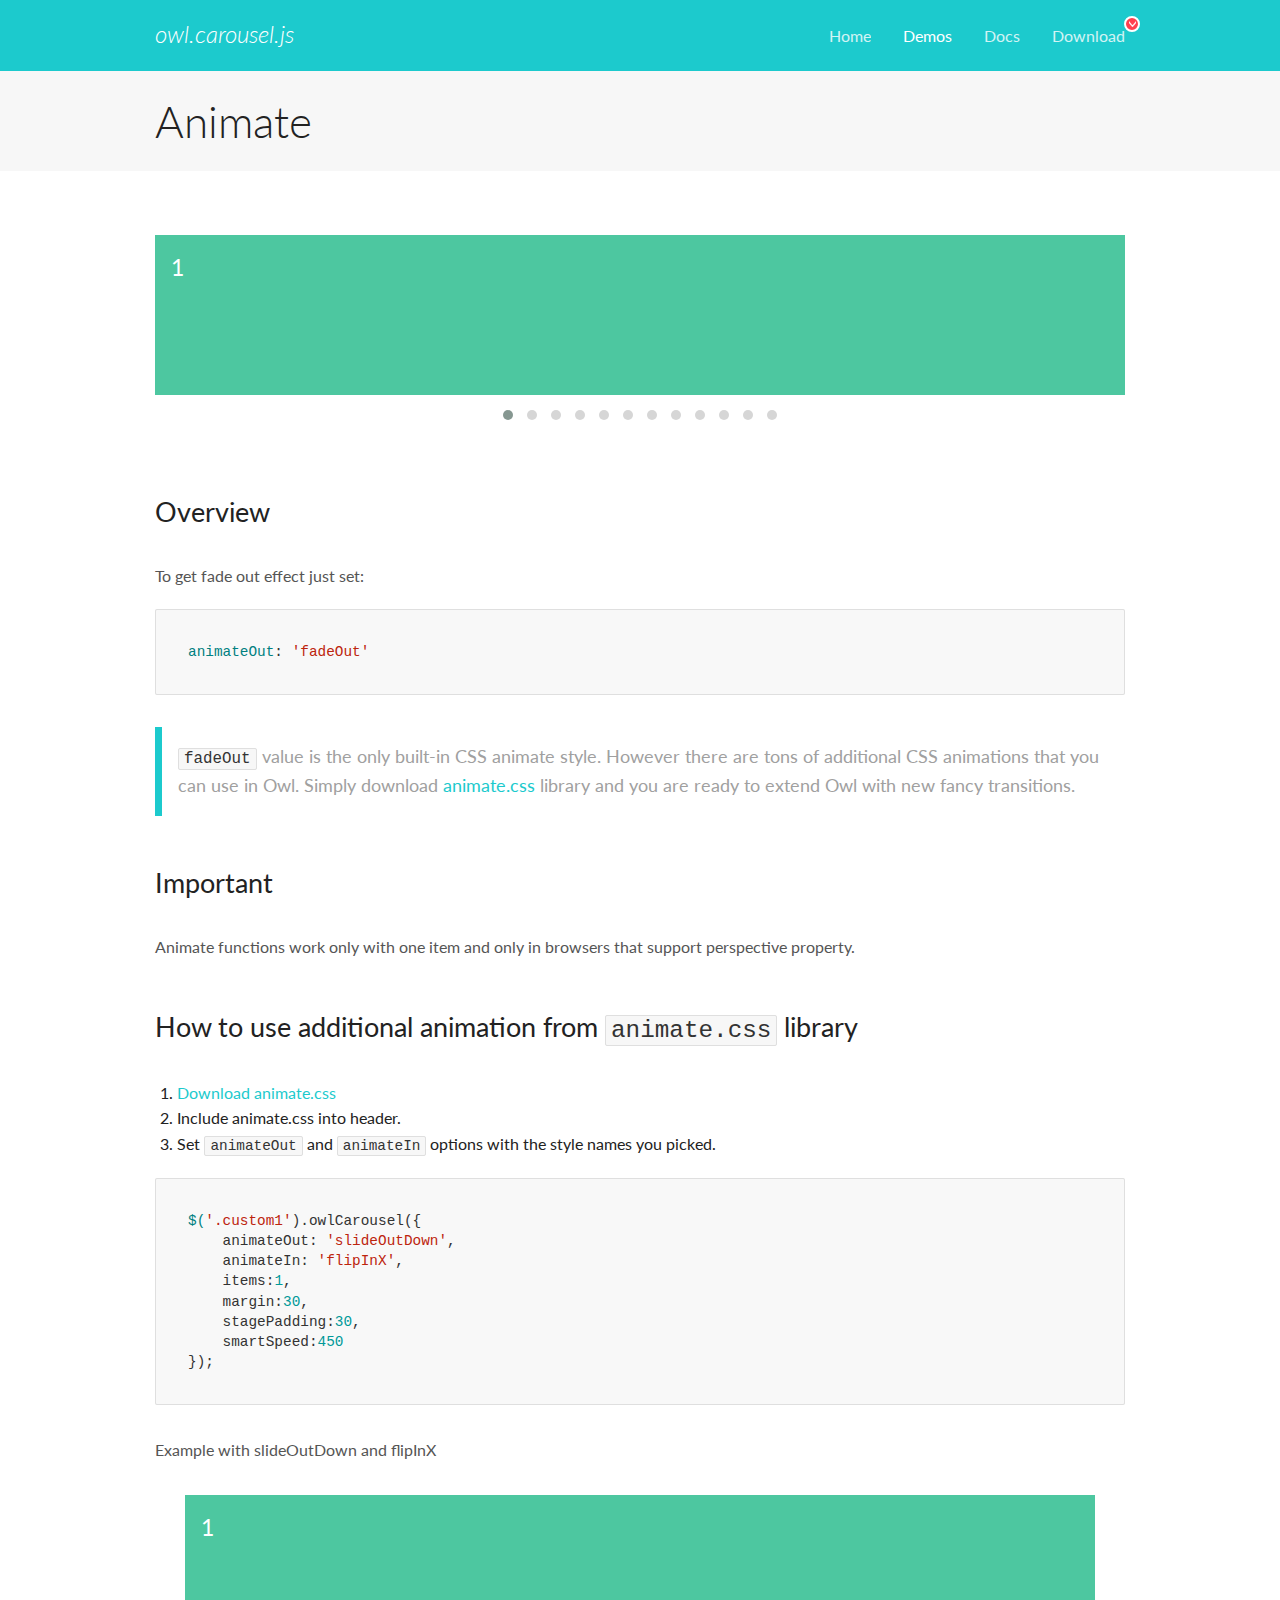
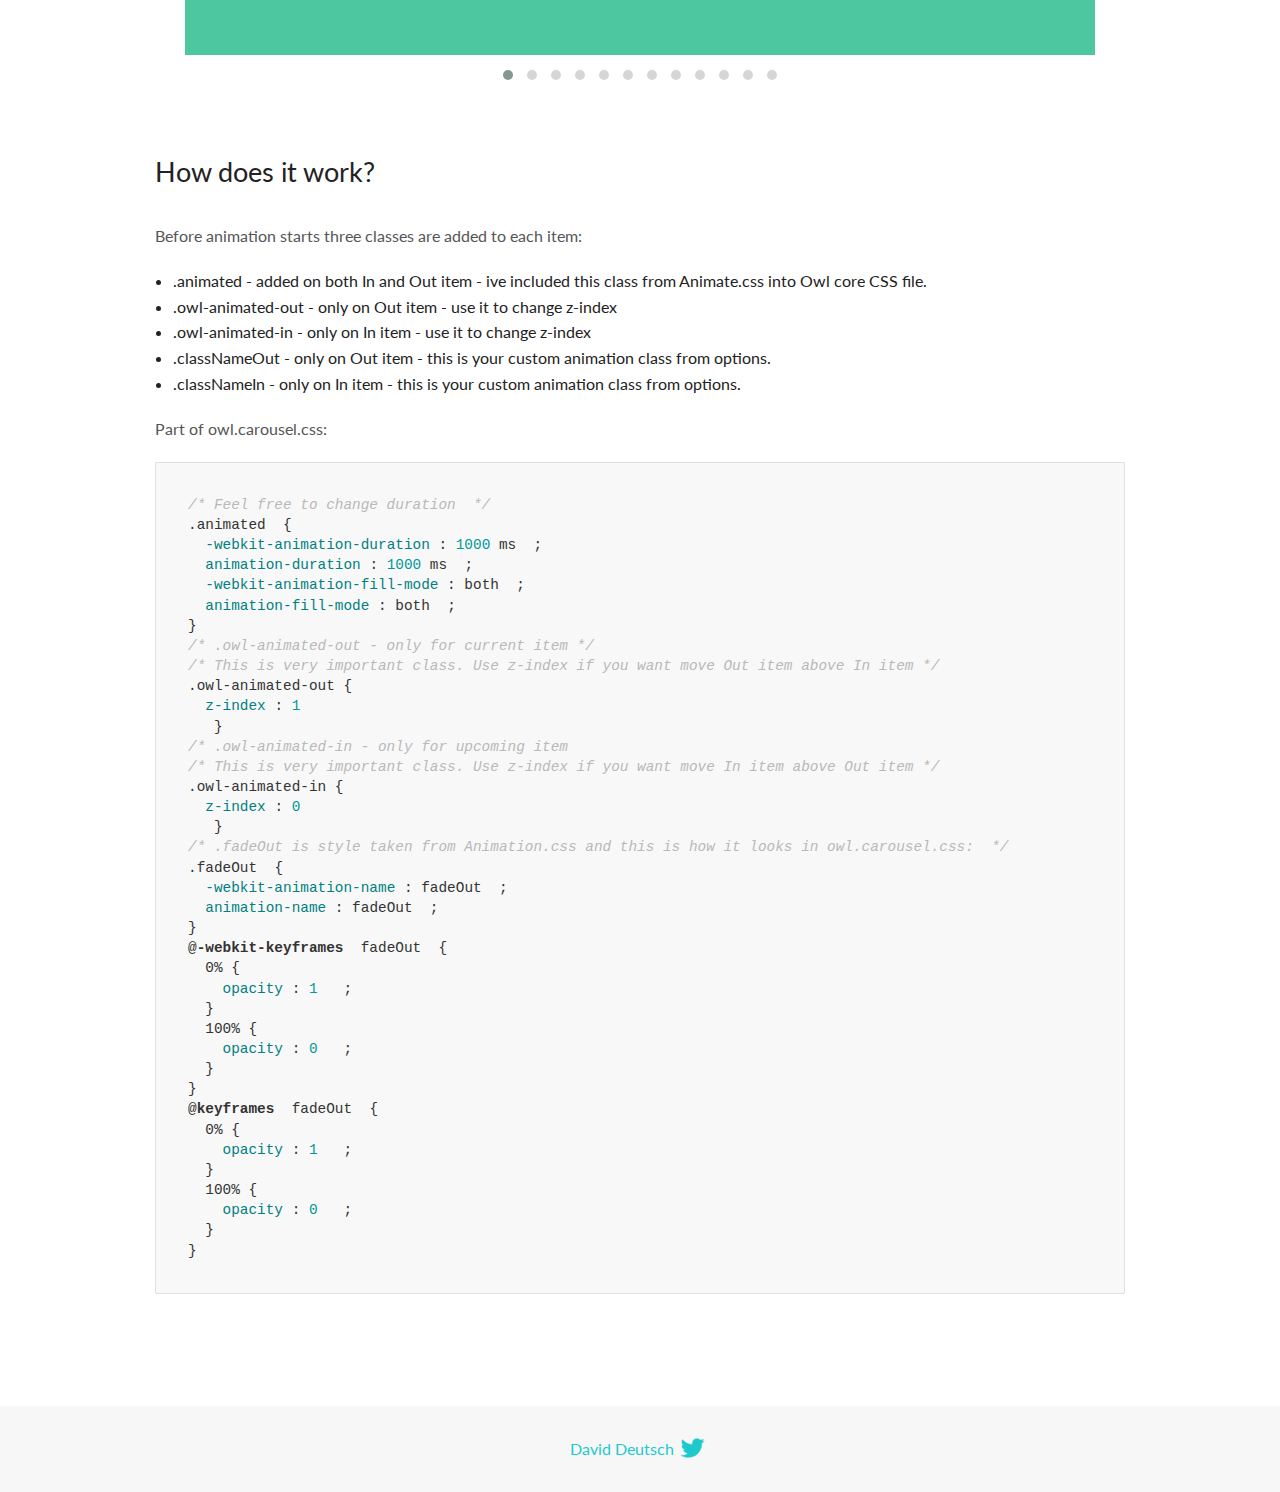
<file: vendors/OwlCarousel2-2.3.4/OwlCarousel2-2.3.4/docs/demos/animate.html>
<!DOCTYPE html>
<html lang="en">
  <head>

    <!-- head -->
    <meta charset="utf-8">
    <meta name="msapplication-tap-highlight" content="no" />
    <meta name="viewport" content="width=device-width, initial-scale=1.0" />
    <meta name="description" content="Animate carousel">
    <meta name="author" content="David Deutsch">
    <title>
      Animate Demo | Owl Carousel | 2.3.4
    </title>

    <!-- Stylesheets -->
    <link href='https://fonts.googleapis.com/css?family=Lato:300,400,700,400italic,300italic' rel='stylesheet' type='text/css'>
    <link rel="stylesheet" href="../assets/css/docs.theme.min.css">

    <!-- Owl Stylesheets -->
    <link rel="stylesheet" href="../assets/owlcarousel/assets/owl.carousel.min.css">
    <link rel="stylesheet" href="../assets/owlcarousel/assets/owl.theme.default.min.css">

    <!-- HTML5 shim and Respond.js IE8 support of HTML5 elements and media queries -->

    <!--[if lt IE 9]>
      <script src="https://oss.maxcdn.com/libs/html5shiv/3.7.0/html5shiv.js"></script>
      <script src="https://oss.maxcdn.com/libs/respond.js/1.3.0/respond.min.js"></script>
    <![endif]-->

    <!-- Favicons -->
    <link rel="apple-touch-icon-precomposed" sizes="144x144" href="../assets/ico/apple-touch-icon-144-precomposed.png">
    <link rel="shortcut icon" href="../assets/ico/favicon.png">
    <link rel="shortcut icon" href="favicon.ico">

    <!-- Yeah i know js should not be in header. Its required for demos.-->

    <!-- javascript -->
    <script src="../assets/vendors/jquery.min.js"></script>
    <script src="../assets/owlcarousel/owl.carousel.js"></script>
  </head>
  <body>

    <!-- header -->
    <header class="header">
      <div class="row">
        <div class="large-12 columns">
          <div class="brand left">
            <h3>
              <a href="/OwlCarousel2/">owl.carousel.js</a> 
            </h3>
          </div>
          <a id="toggle-nav" class="right">
            <span></span> <span></span> <span></span> 
          </a> 
          <div class="nav-bar">
            <ul class="clearfix">
              <li> <a href="/OwlCarousel2/index.html">Home</a>  </li>
              <li class="active">
                <a href="/OwlCarousel2/demos/demos.html">Demos</a> 
              </li>
              <li> <a href="/OwlCarousel2/docs/started-welcome.html">Docs</a>  </li>
              <li>
                <a href="https://github.com/OwlCarousel2/OwlCarousel2/archive/2.3.4.zip">Download</a> 
                <span class="download"></span> 
              </li>
            </ul>
          </div>
        </div>
      </div>
    </header>

    <!-- title -->
    <section class="title">
      <div class="row">
        <div class="large-12 columns">
          <h1>Animate</h1>
        </div>
      </div>
    </section>

    <!--  Demos -->
    <section id="demos">
      <div class="row">
        <div class="large-12 columns">
          <div class="fadeOut owl-carousel owl-theme">
            <div class="item">
              <h4>1</h4>
            </div>
            <div class="item">
              <h4>2</h4>
            </div>
            <div class="item">
              <h4>3</h4>
            </div>
            <div class="item">
              <h4>4</h4>
            </div>
            <div class="item">
              <h4>5</h4>
            </div>
            <div class="item">
              <h4>6</h4>
            </div>
            <div class="item">
              <h4>7</h4>
            </div>
            <div class="item">
              <h4>8</h4>
            </div>
            <div class="item">
              <h4>9</h4>
            </div>
            <div class="item">
              <h4>10</h4>
            </div>
            <div class="item">
              <h4>11</h4>
            </div>
            <div class="item">
              <h4>12</h4>
            </div>
          </div>
          <h3 id="overview">Overview</h3>
          <p>To get fade out effect just set:</p>
          <pre><code>animateOut: &#39;fadeOut&#39;</code></pre>
          <blockquote>
            <p><code>fadeOut</code> value is the only built-in CSS animate style. However there are tons of additional CSS animations that you can use in Owl. Simply download
              <a href="https://daneden.github.io/animate.css/">animate.css</a>  library and you are ready to extend Owl with new fancy transitions.</p>
          </blockquote>
          <h3 id="important">Important</h3>
          <p>Animate functions work only with one item and only in browsers that support perspective property.</p>
          <h3 id="how-to-use-additional-animation-from-animate-css-library">How to use additional animation from <code>animate.css</code> library</h3>
          <ol>
            <li> <a href="https://daneden.github.io/animate.css/">Download animate.css</a>  </li>
            <li>Include animate.css into header.</li>
            <li>Set <code>animateOut</code> and <code>animateIn</code> options with the style names you picked.</li>
          </ol>
          <pre><code>$(&#39;.custom1&#39;).owlCarousel({
    animateOut: &#39;slideOutDown&#39;,
    animateIn: &#39;flipInX&#39;,
    items:1,
    margin:30,
    stagePadding:30,
    smartSpeed:450
});</code></pre>
          <p>Example with slideOutDown and flipInX</p>
          <div class="custom1 owl-carousel owl-theme">
            <div class="item">
              <h4>1</h4>
            </div>
            <div class="item">
              <h4>2</h4>
            </div>
            <div class="item">
              <h4>3</h4>
            </div>
            <div class="item">
              <h4>4</h4>
            </div>
            <div class="item">
              <h4>5</h4>
            </div>
            <div class="item">
              <h4>6</h4>
            </div>
            <div class="item">
              <h4>7</h4>
            </div>
            <div class="item">
              <h4>8</h4>
            </div>
            <div class="item">
              <h4>9</h4>
            </div>
            <div class="item">
              <h4>10</h4>
            </div>
            <div class="item">
              <h4>11</h4>
            </div>
            <div class="item">
              <h4>12</h4>
            </div>
          </div>
          <h3 id="how-does-it-work-">How does it work?</h3>
          <p>Before animation starts three classes are added to each item:</p>
          <ul>
            <li>.animated - added on both In and Out item - ive included this class from Animate.css into Owl core CSS file.</li>
            <li>.owl-animated-out - only on Out item - use it to change z-index</li>
            <li>.owl-animated-in - only on In item - use it to change z-index</li>
            <li>.classNameOut - only on Out item - this is your custom animation class from options.</li>
            <li>.classNameIn - only on In item - this is your custom animation class from options.</li>
          </ul>
          <p>Part of owl.carousel.css:</p>
          <pre><code class="language-css"><span class="comment">/* Feel free to change duration  */</span> 
<span class="class">.animated</span>  <span class="rules">{
  <span class="rule"><span class="attribute">-webkit-animation-duration</span> :<span class="value"> <span class="number">1000</span> ms</span> </span> ;
  <span class="rule"><span class="attribute">animation-duration</span> :<span class="value"> <span class="number">1000</span> ms</span> </span> ;
  <span class="rule"><span class="attribute">-webkit-animation-fill-mode</span> :<span class="value"> both</span> </span> ;
  <span class="rule"><span class="attribute">animation-fill-mode</span> :<span class="value"> both</span> </span> ;
<span class="rule">}</span> </span> 
<span class="comment">/* .owl-animated-out - only for current item */</span> 
<span class="comment">/* This is very important class. Use z-index if you want move Out item above In item */</span> 
<span class="class">.owl-animated-out</span> <span class="rules">{
  <span class="rule"><span class="attribute">z-index</span> :<span class="value"> <span class="number">1</span> 
</span> </span> </span> }
<span class="comment">/* .owl-animated-in - only for upcoming item
/* This is very important class. Use z-index if you want move In item above Out item */</span> 
<span class="class">.owl-animated-in</span> <span class="rules">{
  <span class="rule"><span class="attribute">z-index</span> :<span class="value"> <span class="number">0</span> 
</span> </span> </span> }
<span class="comment">/* .fadeOut is style taken from Animation.css and this is how it looks in owl.carousel.css:  */</span> 
<span class="class">.fadeOut</span>  <span class="rules">{
  <span class="rule"><span class="attribute">-webkit-animation-name</span> :<span class="value"> fadeOut</span> </span> ;
  <span class="rule"><span class="attribute">animation-name</span> :<span class="value"> fadeOut</span> </span> ;
<span class="rule">}</span> </span> 
<span class="at_rule">@<span class="keyword">-webkit-keyframes</span>  fadeOut </span> {
  0% <span class="rules">{
    <span class="rule"><span class="attribute">opacity</span> :<span class="value"> <span class="number">1</span> </span> </span> ;
  <span class="rule">}</span> </span> 
  100% <span class="rules">{
    <span class="rule"><span class="attribute">opacity</span> :<span class="value"> <span class="number">0</span> </span> </span> ;
  <span class="rule">}</span> </span> 
}
<span class="at_rule">@<span class="keyword">keyframes</span>  fadeOut </span> {
  0% <span class="rules">{
    <span class="rule"><span class="attribute">opacity</span> :<span class="value"> <span class="number">1</span> </span> </span> ;
  <span class="rule">}</span> </span> 
  100% <span class="rules">{
    <span class="rule"><span class="attribute">opacity</span> :<span class="value"> <span class="number">0</span> </span> </span> ;
  <span class="rule">}</span> </span> 
}</code></pre>
          <link rel="stylesheet" href="../assets/css/animate.css">
          <script>
            jQuery(document).ready(function($) {
              $('.fadeOut').owlCarousel({
                items: 1,
                animateOut: 'fadeOut',
                loop: true,
                margin: 10,
              });
              $('.custom1').owlCarousel({
                animateOut: 'slideOutDown',
                animateIn: 'flipInX',
                items: 1,
                margin: 30,
                stagePadding: 30,
                smartSpeed: 450
              });
            });
          </script>
        </div>
      </div>
    </section>

    <!-- footer -->
    <footer class="footer">
      <div class="row">
        <div class="large-12 columns">
          <h5>
            <a href="/OwlCarousel2/docs/support-contact.html">David Deutsch</a> 
            <a id="custom-tweet-button" href="https://twitter.com/share?url=https://github.com/OwlCarousel2/OwlCarousel2&text=Owl Carousel - This is so awesome! " target="_blank"></a> 
          </h5>
        </div>
      </div>
    </footer>

    <!-- vendors -->
    <script src="../assets/vendors/highlight.js"></script>
    <script src="../assets/js/app.js"></script>
  </body>
</html>
</file>
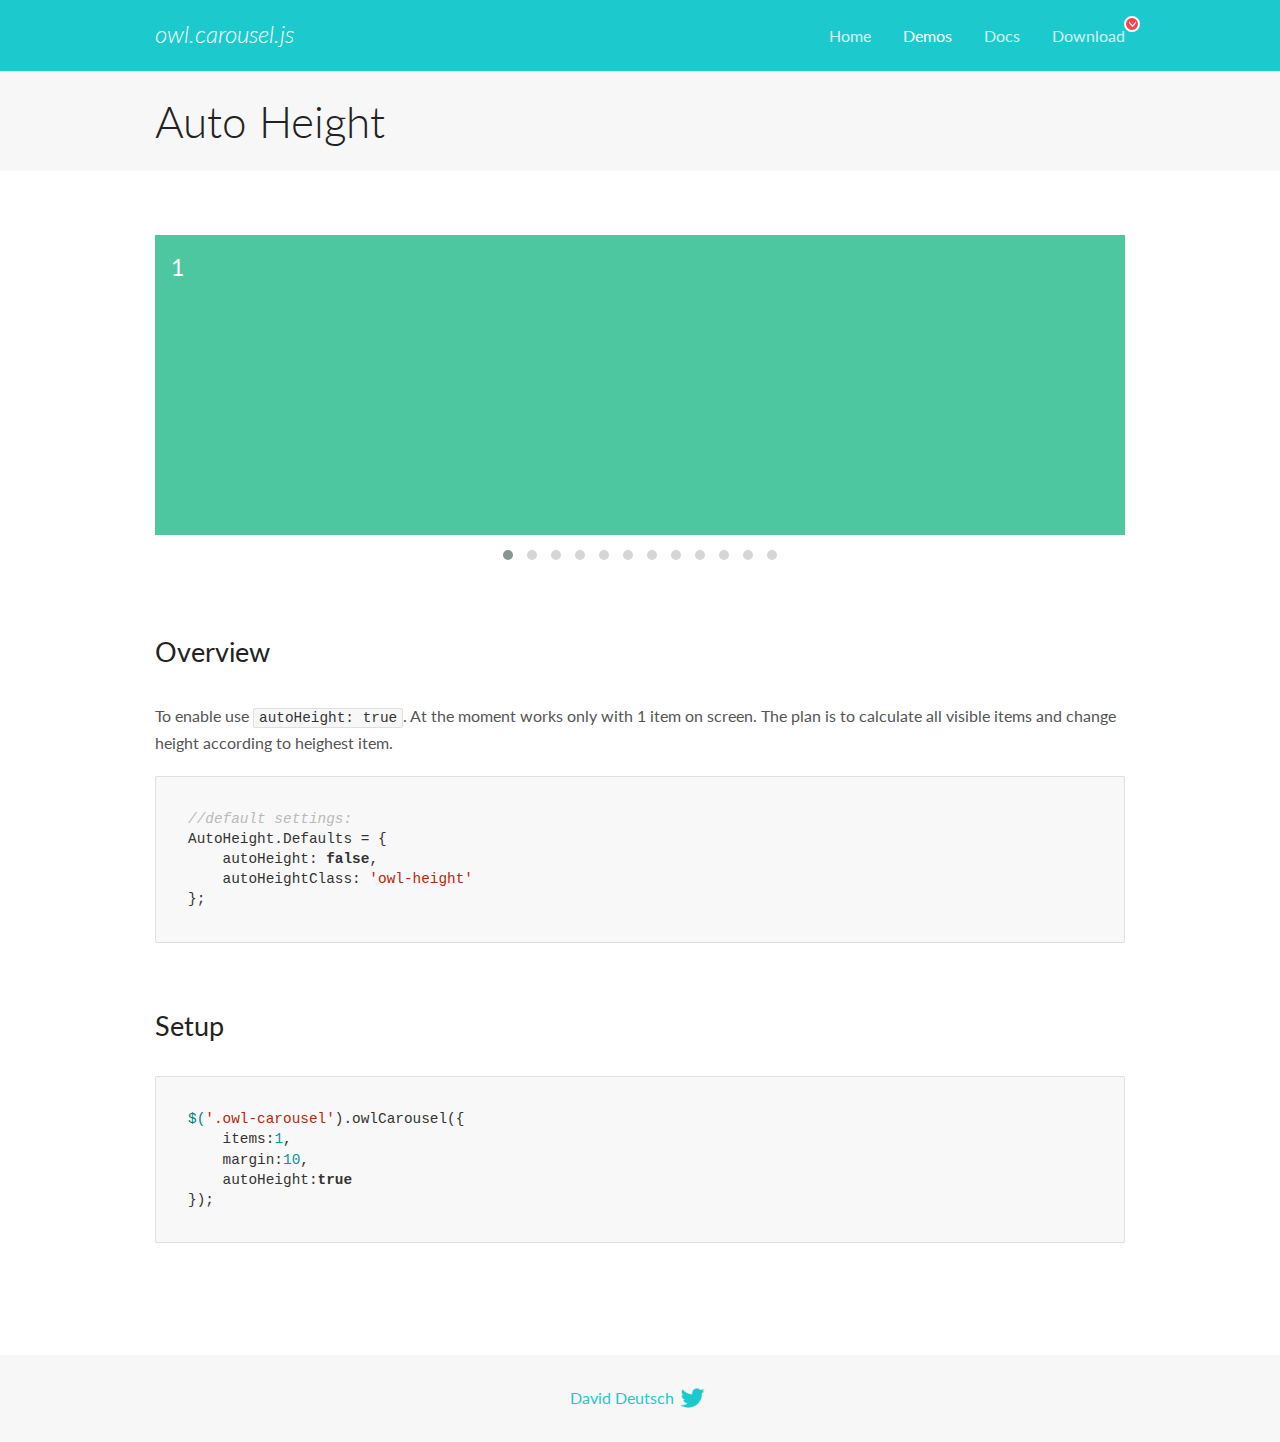
<file: vendors/OwlCarousel2-2.3.4/OwlCarousel2-2.3.4/docs/demos/autoheight.html>
<!DOCTYPE html>
<html lang="en">
  <head>

    <!-- head -->
    <meta charset="utf-8">
    <meta name="msapplication-tap-highlight" content="no" />
    <meta name="viewport" content="width=device-width, initial-scale=1.0" />
    <meta name="description" content="autoHeight usage demo">
    <meta name="author" content="David Deutsch">
    <title>
      Auto Height Demo | Owl Carousel | 2.3.4
    </title>

    <!-- Stylesheets -->
    <link href='https://fonts.googleapis.com/css?family=Lato:300,400,700,400italic,300italic' rel='stylesheet' type='text/css'>
    <link rel="stylesheet" href="../assets/css/docs.theme.min.css">

    <!-- Owl Stylesheets -->
    <link rel="stylesheet" href="../assets/owlcarousel/assets/owl.carousel.min.css">
    <link rel="stylesheet" href="../assets/owlcarousel/assets/owl.theme.default.min.css">

    <!-- HTML5 shim and Respond.js IE8 support of HTML5 elements and media queries -->

    <!--[if lt IE 9]>
      <script src="https://oss.maxcdn.com/libs/html5shiv/3.7.0/html5shiv.js"></script>
      <script src="https://oss.maxcdn.com/libs/respond.js/1.3.0/respond.min.js"></script>
    <![endif]-->

    <!-- Favicons -->
    <link rel="apple-touch-icon-precomposed" sizes="144x144" href="../assets/ico/apple-touch-icon-144-precomposed.png">
    <link rel="shortcut icon" href="../assets/ico/favicon.png">
    <link rel="shortcut icon" href="favicon.ico">

    <!-- Yeah i know js should not be in header. Its required for demos.-->

    <!-- javascript -->
    <script src="../assets/vendors/jquery.min.js"></script>
    <script src="../assets/owlcarousel/owl.carousel.js"></script>
  </head>
  <body>

    <!-- header -->
    <header class="header">
      <div class="row">
        <div class="large-12 columns">
          <div class="brand left">
            <h3>
              <a href="/OwlCarousel2/">owl.carousel.js</a> 
            </h3>
          </div>
          <a id="toggle-nav" class="right">
            <span></span> <span></span> <span></span> 
          </a> 
          <div class="nav-bar">
            <ul class="clearfix">
              <li> <a href="/OwlCarousel2/index.html">Home</a>  </li>
              <li class="active">
                <a href="/OwlCarousel2/demos/demos.html">Demos</a> 
              </li>
              <li> <a href="/OwlCarousel2/docs/started-welcome.html">Docs</a>  </li>
              <li>
                <a href="https://github.com/OwlCarousel2/OwlCarousel2/archive/2.3.4.zip">Download</a> 
                <span class="download"></span> 
              </li>
            </ul>
          </div>
        </div>
      </div>
    </header>

    <!-- title -->
    <section class="title">
      <div class="row">
        <div class="large-12 columns">
          <h1>Auto Height</h1>
        </div>
      </div>
    </section>

    <!--  Demos -->
    <section id="demos">
      <div class="row">
        <div class="large-12 columns">
          <div class="owl-carousel owl-theme">
            <div class="item" style="height:300px">
              <h4>1</h4>
            </div>
            <div class="item" style="height:100px">
              <h4>2</h4>
            </div>
            <div class="item" style="height:500px">
              <h4>3</h4>
            </div>
            <div class="item" style="height:250px">
              <h4>4</h4>
            </div>
            <div class="item" style="height:400px">
              <h4>5</h4>
            </div>
            <div class="item" style="height:500px">
              <h4>6</h4>
            </div>
            <div class="item" style="height:600px">
              <h4>7</h4>
            </div>
            <div class="item" style="height:400px">
              <h4>8</h4>
            </div>
            <div class="item" style="height:300px">
              <h4>9</h4>
            </div>
            <div class="item" style="height:350px">
              <h4>10</h4>
            </div>
            <div class="item" style="height:200px">
              <h4>11</h4>
            </div>
            <div class="item" style="height:150px">
              <h4>12</h4>
            </div>
          </div>
          <h3 id="overview">Overview</h3>
          <p>To enable use <code>autoHeight: true</code>. At the moment works only with 1 item on screen. The plan is to calculate all visible items and change height according to heighest item.</p>
          <pre><code>//default settings:
AutoHeight.Defaults = {
    autoHeight: false,
    autoHeightClass: &#39;owl-height&#39;
};</code></pre>
          <h3 id="setup">Setup</h3>
          <pre><code>$(&#39;.owl-carousel&#39;).owlCarousel({
    items:1,
    margin:10,
    autoHeight:true
});</code></pre>
          <script>
            $(document).ready(function() {
              $('.owl-carousel').owlCarousel({
                items: 1,
                margin: 10,
                autoHeight: true
              });
            })
          </script>
        </div>
      </div>
    </section>

    <!-- footer -->
    <footer class="footer">
      <div class="row">
        <div class="large-12 columns">
          <h5>
            <a href="/OwlCarousel2/docs/support-contact.html">David Deutsch</a> 
            <a id="custom-tweet-button" href="https://twitter.com/share?url=https://github.com/OwlCarousel2/OwlCarousel2&text=Owl Carousel - This is so awesome! " target="_blank"></a> 
          </h5>
        </div>
      </div>
    </footer>

    <!-- vendors -->
    <script src="../assets/vendors/highlight.js"></script>
    <script src="../assets/js/app.js"></script>
  </body>
</html>
</file>
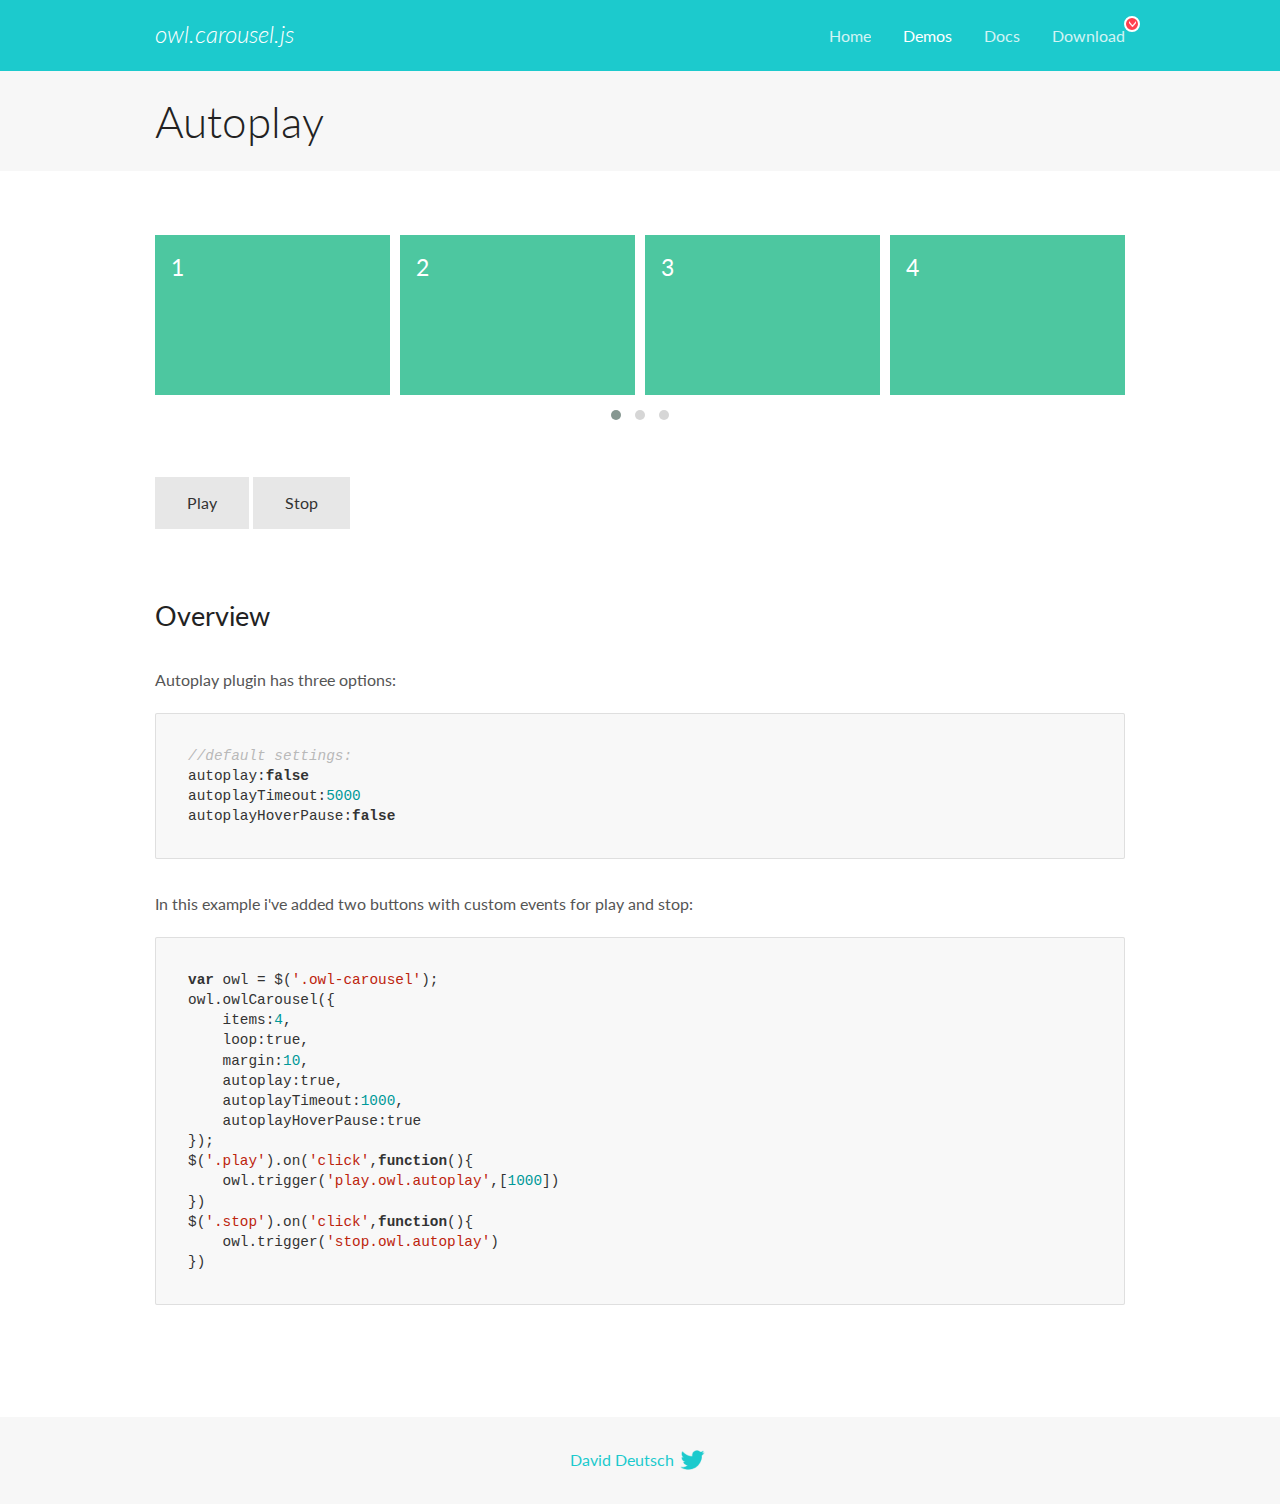
<file: vendors/OwlCarousel2-2.3.4/OwlCarousel2-2.3.4/docs/demos/autoplay.html>
<!DOCTYPE html>
<html lang="en">
  <head>

    <!-- head -->
    <meta charset="utf-8">
    <meta name="msapplication-tap-highlight" content="no" />
    <meta name="viewport" content="width=device-width, initial-scale=1.0" />
    <meta name="description" content="Autoplay usage demo">
    <meta name="author" content="David Deutsch">
    <title>
      Autoplay Demo | Owl Carousel | 2.3.4
    </title>

    <!-- Stylesheets -->
    <link href='https://fonts.googleapis.com/css?family=Lato:300,400,700,400italic,300italic' rel='stylesheet' type='text/css'>
    <link rel="stylesheet" href="../assets/css/docs.theme.min.css">

    <!-- Owl Stylesheets -->
    <link rel="stylesheet" href="../assets/owlcarousel/assets/owl.carousel.min.css">
    <link rel="stylesheet" href="../assets/owlcarousel/assets/owl.theme.default.min.css">

    <!-- HTML5 shim and Respond.js IE8 support of HTML5 elements and media queries -->

    <!--[if lt IE 9]>
      <script src="https://oss.maxcdn.com/libs/html5shiv/3.7.0/html5shiv.js"></script>
      <script src="https://oss.maxcdn.com/libs/respond.js/1.3.0/respond.min.js"></script>
    <![endif]-->

    <!-- Favicons -->
    <link rel="apple-touch-icon-precomposed" sizes="144x144" href="../assets/ico/apple-touch-icon-144-precomposed.png">
    <link rel="shortcut icon" href="../assets/ico/favicon.png">
    <link rel="shortcut icon" href="favicon.ico">

    <!-- Yeah i know js should not be in header. Its required for demos.-->

    <!-- javascript -->
    <script src="../assets/vendors/jquery.min.js"></script>
    <script src="../assets/owlcarousel/owl.carousel.js"></script>
  </head>
  <body>

    <!-- header -->
    <header class="header">
      <div class="row">
        <div class="large-12 columns">
          <div class="brand left">
            <h3>
              <a href="/OwlCarousel2/">owl.carousel.js</a> 
            </h3>
          </div>
          <a id="toggle-nav" class="right">
            <span></span> <span></span> <span></span> 
          </a> 
          <div class="nav-bar">
            <ul class="clearfix">
              <li> <a href="/OwlCarousel2/index.html">Home</a>  </li>
              <li class="active">
                <a href="/OwlCarousel2/demos/demos.html">Demos</a> 
              </li>
              <li> <a href="/OwlCarousel2/docs/started-welcome.html">Docs</a>  </li>
              <li>
                <a href="https://github.com/OwlCarousel2/OwlCarousel2/archive/2.3.4.zip">Download</a> 
                <span class="download"></span> 
              </li>
            </ul>
          </div>
        </div>
      </div>
    </header>

    <!-- title -->
    <section class="title">
      <div class="row">
        <div class="large-12 columns">
          <h1>Autoplay</h1>
        </div>
      </div>
    </section>

    <!--  Demos -->
    <section id="demos">
      <div class="row">
        <div class="large-12 columns">
          <div class="owl-carousel owl-theme">
            <div class="item">
              <h4>1</h4>
            </div>
            <div class="item">
              <h4>2</h4>
            </div>
            <div class="item">
              <h4>3</h4>
            </div>
            <div class="item">
              <h4>4</h4>
            </div>
            <div class="item">
              <h4>5</h4>
            </div>
            <div class="item">
              <h4>6</h4>
            </div>
            <div class="item">
              <h4>7</h4>
            </div>
            <div class="item">
              <h4>8</h4>
            </div>
            <div class="item">
              <h4>9</h4>
            </div>
            <div class="item">
              <h4>10</h4>
            </div>
            <div class="item">
              <h4>11</h4>
            </div>
            <div class="item">
              <h4>12</h4>
            </div>
          </div>
          <a class="button secondary play">Play</a> 
          <a class="button secondary stop">Stop</a> 
          <h3 id="overview">Overview</h3>
          <p>Autoplay plugin has three options:</p>
          <pre><code>//default settings:
autoplay:false
autoplayTimeout:5000
autoplayHoverPause:false</code></pre>
          <p>In this example i&#39;ve added two buttons with custom events for play and stop:</p>
          <pre><code>var owl = $(&#39;.owl-carousel&#39;);
owl.owlCarousel({
    items:4,
    loop:true,
    margin:10,
    autoplay:true,
    autoplayTimeout:1000,
    autoplayHoverPause:true
});
$(&#39;.play&#39;).on(&#39;click&#39;,function(){
    owl.trigger(&#39;play.owl.autoplay&#39;,[1000])
})
$(&#39;.stop&#39;).on(&#39;click&#39;,function(){
    owl.trigger(&#39;stop.owl.autoplay&#39;)
})</code></pre>
          <script>
            $(document).ready(function() {
              var owl = $('.owl-carousel');
              owl.owlCarousel({
                items: 4,
                loop: true,
                margin: 10,
                autoplay: true,
                autoplayTimeout: 1000,
                autoplayHoverPause: true
              });
              $('.play').on('click', function() {
                owl.trigger('play.owl.autoplay', [1000])
              })
              $('.stop').on('click', function() {
                owl.trigger('stop.owl.autoplay')
              })
            })
          </script>
        </div>
      </div>
    </section>

    <!-- footer -->
    <footer class="footer">
      <div class="row">
        <div class="large-12 columns">
          <h5>
            <a href="/OwlCarousel2/docs/support-contact.html">David Deutsch</a> 
            <a id="custom-tweet-button" href="https://twitter.com/share?url=https://github.com/OwlCarousel2/OwlCarousel2&text=Owl Carousel - This is so awesome! " target="_blank"></a> 
          </h5>
        </div>
      </div>
    </footer>

    <!-- vendors -->
    <script src="../assets/vendors/highlight.js"></script>
    <script src="../assets/js/app.js"></script>
  </body>
</html>
</file>
<file: sharp/stylesheet.css>
/*! Generated by Font Squirrel (https://www.fontsquirrel.com) on June 12, 2023 */



@font-face {
    font-family: 'sharp_groteskmedium_25';
    src: url('sharpgrotesk-medium25-webfont.woff2') format('woff2'),
         url('sharpgrotesk-medium25-webfont.woff') format('woff');
    font-weight: normal;
    font-style: normal;

}
</file>
<file: vendors/jquery.whatsapp/venom-button.min.css>
.venom-button{position:fixed;bottom:15px;left:15px;font-size:14px;transition:bottom .2s}.venom-button .venom-button-button{position:relative;border-radius:50%;box-shadow:1px 1px 4px rgba(60,60,60,.4);transition:box-shadow .2s;cursor:pointer;overflow:hidden}.venom-button .venom-button-button img,.venom-button .venom-button-button svg{position:absolute;width:100%;height:auto;object-fit:cover;top:50%;left:50%;transform:translate3d(-50%,-50%,0);border-radius:50%}.venom-button:hover{bottom:17px}.venom-button:hover .venom-button-button{box-shadow:1px 2px 8px rgba(60,60,60,.4)}.venom-button .venom-button-popup{border-radius:6px;background-color:#e5ddd5;position:absolute;overflow:hidden;padding:0;box-shadow:1px 2px 8px rgba(60,60,60,.25);width:0;height:0;bottom:0;opacity:0;transition:bottom .1s ease-out,opacity .2s ease-out;transform-origin:bottom}.venom-button .venom-button-popup.active{padding:0 12px 12px 12px;width:260px;height:auto;bottom:82px;opacity:1}.venom-button .venom-button-popup .venom-button-message{background-color:#fff;padding:8px;border-radius:0 5px 5px 5px;box-shadow:1px 1px 1px rgba(0,0,0,.15);opacity:0;transition:opacity .2s}.venom-button .venom-button-popup.active .venom-button-message{opacity:1;transition-delay:.2s}.venom-button .venom-button-popup .venom-button-head{text-align:right;color:#fff;margin:0 -15px 10px -15px;padding:6px 12px;display:flex;justify-content:space-between;cursor:pointer}.venom-button .venom-button-input-message{background-color:#fff;margin:10px -15px -15px -15px;padding:0 15px;display:flex;align-items:center}.venom-button .venom-button-input-message textarea{border:1px solid #ccc;border-radius:4px;box-shadow:none;padding:8px;margin:10px 0;width:100%;max-width:100%;font-family:inherit;font-size:inherit;resize:none}.venom-button .venom-button-btn-send{margin-left:12px;font-size:0;cursor:pointer}
</file>
<file: sharp/specimen_files/specimen_stylesheet.css>
@import url('grid_12-825-55-15.css');

/*  
	CSS Reset by Eric Meyer - Released under Public Domain
    http://meyerweb.com/eric/tools/css/reset/
*/
html, body, div, span, applet, object, iframe,
h1, h2, h3, h4, h5, h6, p, blockquote, pre,
a, abbr, acronym, address, big, cite, code,
del, dfn, em, font, img, ins, kbd, q, s, samp,
small, strike, strong, sub, sup, tt, var,
b, u, i, center, dl, dt, dd, ol, ul, li,
fieldset, form, label, legend, table,
caption, tbody, tfoot, thead, tr, th, td {
	margin:         0;
	padding:        0;
	border:         0;
	outline:        0;
	font-size:      100%;
	vertical-align: baseline;
	background:     transparent;
}

body {
	line-height: 1;
}

ol, ul {
	list-style: none;
}

blockquote, q {
	quotes: none;
}

blockquote:before, blockquote:after,
q:before, q:after {
	content: '';
	content: none;
}

:focus {
	outline: 0;
}

ins {
	text-decoration: none;
}

del {
	text-decoration: line-through;
}

table {
	border-collapse: collapse;
	border-spacing:  0;
}


body {
	color:            #000;
	background-color: #dcdcdc;
}

a {
	text-decoration: none;
	color:           #1883ba;
}

h1 {
	font-size:     32px;
	font-weight:   normal;
	font-style:    normal;
	margin-bottom: 18px;
}

h2 {
	font-size: 18px;
}

#container {
	width:  865px;
	margin: 0px auto;
}


#header {
	padding:          20px;
	font-size:        36px;
	background-color: #000;
	color:            #fff;
}

#header span {
	color: #666;
}

#main_content {
	background-color: #fff;
	padding:          60px 20px 20px;
}


#footer p {
	margin:         0;
	padding-top:    10px;
	padding-bottom: 50px;
	color:          #333;
	font:           10px Arial, sans-serif;
}

.tabs {
	width:            100%;
	height:           31px;
	background-color: #444;
}

.tabs li {
	float:            left;
	margin:           0;
	overflow:         hidden;
	background-color: #444;
}

.tabs li a {
	display:         block;
	color:           #fff;
	text-decoration: none;
	font:            bold 11px/11px 'Arial';
	text-transform:  uppercase;
	padding:         10px 15px;
	border-right:    1px solid #fff;
}

.tabs li a:hover {
	background-color: #00b3ff;

}

.tabs li.active a {
	color:            #000;
	background-color: #fff;
}


div.huge {

	font-size:      300px;
	line-height:    1em;
	padding:        0;
	letter-spacing: -.02em;
	overflow:       hidden;
}

div.glyph_range {
	font-size:   72px;
	line-height: 1.1em;
}

.size10 {
	font-size: 10px;
}

.size11 {
	font-size: 11px;
}

.size12 {
	font-size: 12px;
}

.size13 {
	font-size: 13px;
}

.size14 {
	font-size: 14px;
}

.size16 {
	font-size: 16px;
}

.size18 {
	font-size: 18px;
}

.size20 {
	font-size: 20px;
}

.size24 {
	font-size: 24px;
}

.size30 {
	font-size: 30px;
}

.size36 {
	font-size: 36px;
}

.size48 {
	font-size: 48px;
}

.size60 {
	font-size: 60px;
}

.size72 {
	font-size: 72px;
}

.size90 {
	font-size: 90px;
}


.psample_row1 {
	height: 120px;
}

.psample_row1 {
	height: 120px;
}

.psample_row2 {
	height: 160px;
}

.psample_row3 {
	height: 160px;
}

.psample_row4 {
	height: 160px;
}

.psample {
	overflow: hidden;
	position: relative;
}

.psample p {
	line-height: 1.3em;
	display:     block;
	overflow:    hidden;
	margin:      0;
}

.psample span {
	margin-right: .5em;
}

.white_blend {
	width:            100%;
	height:           61px;
	background-image: url([data-uri]);
	position:         absolute;
	bottom:           0;
}

.black_blend {
	width:            100%;
	height:           61px;
	background-image: url([data-uri]);
	position:         absolute;
	bottom:           0;
}

.fullreverse {
	background:    #000 !important;
	color:         #fff !important;
	margin-left:   -20px;
	padding-left:  20px;
	margin-right:  -20px;
	padding-right: 20px;
	padding:       20px;
	margin-bottom: 0;
}


.sample_table td {
	padding-top:    3px;
	padding-bottom: 5px;
	padding-left:   5px;
	vertical-align: middle;
	line-height:    1.2em;
}

.sample_table td:first-child {
	background-color: #eee;
	text-align:       right;
	padding-right:    5px;
	padding-left:     0;
	padding:          5px;
	font:             11px/12px 'Courier New', Courier, mono;
}

code {
	white-space:      pre;
	background-color: #eee;
	display:          block;
	padding:          10px;
	margin-bottom:    18px;
	overflow:         auto;
}


.bottom, .last {
	margin-bottom:  0 !important;
	padding-bottom: 0 !important;
}

.box {
	padding:       18px;
	margin-bottom: 18px;
	background:    #eee;
}

.reverse, .reversed {
	background: #000 !important;
	color:      #fff !important;
	border:     none !important;
}

#bodycomparison {
	position:    relative;
	overflow:    hidden;
	font-size:   72px;
	height:      90px;
	white-space: nowrap;
}

#bodycomparison div {
	font-size:   72px;
	line-height: 90px;
	display:     inline;
	margin:      0 15px 0 0;
	padding:     0;
}

#bodycomparison div span {
	font:     10px Arial;
	position: absolute;
	left:     0;
}

#xheight {
	float:       none;
	position:    absolute;
	color:       #d9f3ff;
	font-size:   72px;
	line-height: 90px;
}

.fontbody {
	position: relative;
}

.arialbody {
	font-family: Arial;
	position:    relative;
}

.verdanabody {
	font-family: Verdana;
	position:    relative;
}

.georgiabody {
	font-family: Georgia;
	position:    relative;
}

/* @group Layout page
 */

#layout h1 {
	font-size:   36px;
	line-height: 42px;
	font-weight: normal;
	font-style:  normal;
}

#layout h2 {
	font-size:   24px;
	line-height: 23px;
	font-weight: normal;
	font-style:  normal;
}

#layout h3 {
	font-size:   22px;
	line-height: 1.4em;
	margin-top:  1em;
	font-weight: normal;
	font-style:  normal;
}


#layout p.byline {
	font-size:     12px;
	margin-top:    18px;
	line-height:   12px;
	margin-bottom: 0;
}

#layout p {
	font-size:     14px;
	line-height:   21px;
	margin-bottom: .5em;
}

#layout p.large {
	font-size:   18px;
	line-height: 26px;
}

#layout .sidebar p {
	font-size:   12px;
	line-height: 1.4em;
}

#layout p.caption {
	font-size:     10px;
	margin-top:    -16px;
	margin-bottom: 18px;
}

/* @end */

/* @group Glyphs */

#glyph_chart div {
	background-color: #d9f3ff;
	color:            black;
	float:            left;
	font-size:        36px;
	height:           1.2em;
	line-height:      1.2em;
	margin-bottom:    1px;
	margin-right:     1px;
	text-align:       center;
	width:            1.2em;
	position:         relative;
	padding:          .6em .2em .2em;
}

#glyph_chart div p {
	position:         absolute;
	left:             0;
	top:              0;
	display:          block;
	text-align:       center;
	font:             bold 9px Arial, sans-serif;
	background-color: #3a768f;
	width:            100%;
	color:            #fff;
	padding:          2px 0;
}


#glyphs h1 {
	font-family: Arial, sans-serif;
}

/* @end */

/* @group Installing */

#installing {
	font: 13px Arial, sans-serif;
}

#installing p,
#glyphs p {
	line-height:   1.2em;
	margin-bottom: 18px;
	font:          13px Arial, sans-serif;
}


#installing h3 {
	font-size:  15px;
	margin-top: 18px;
}

/* @end */

#rendering h1 {
	font-family: Arial, sans-serif;
}

.render_table td {
	font:           11px 'Courier New', Courier, mono;
	vertical-align: middle;
}
</file>
